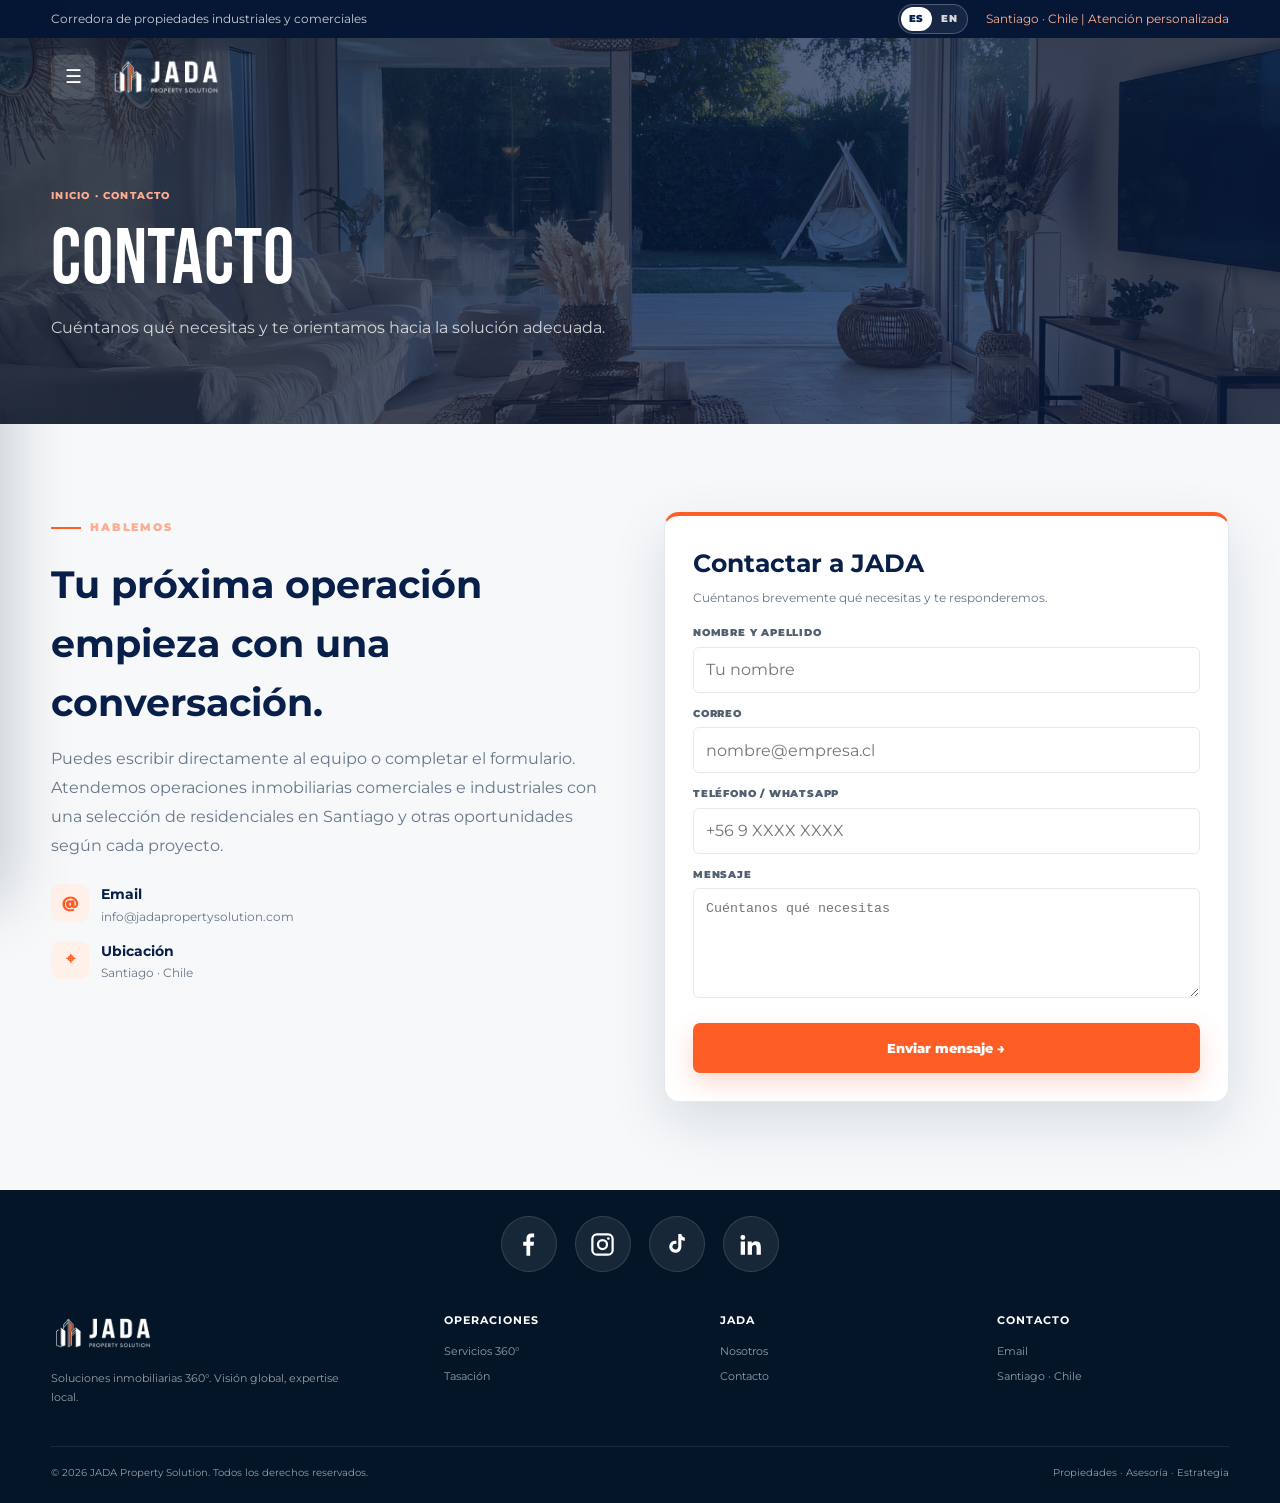
<file: contacto.html>
<!DOCTYPE html>

<html lang="es"><head><meta charset="utf-8"/><meta content="width=device-width,initial-scale=1" name="viewport"/><meta content="#081F4A" name="theme-color"/><title data-i18n-en="Contact | JADA Property Solution" data-i18n-es="Contacto | JADA Property Solution">Contacto | JADA Property Solution</title><meta content="Contacta a JADA Property Solution." name="description"/><style>

    @import url('https://fonts.googleapis.com/css2?family=Bebas+Neue&family=Montserrat:wght@300;400;500;600;700;800&display=swap');
    :root{
      --navy:#081F4A;
      --navy-2:#061735;
      --navy-3:#0f376a;
      --orange:#FE5D26;
      --orange-2:#ff7448;
      --orange-soft:#fff0ea;
      --ink:#12243a;
      --muted:#687789;
      --line:#e5eaf0;
      --soft:#f6f8fa;
      --white:#fff;
      --verdigris:#0B9A90;
      --shadow:0 20px 55px rgba(7,29,55,.12);
      --radius:18px;
      --max:1180px;
    }

    *{box-sizing:border-box;margin:0;padding:0}
    html{scroll-behavior:smooth}
    body{
      font-family:"Montserrat","Futura",Arial,sans-serif;
      color:var(--ink);
      background:var(--white);
      line-height:1.55;
      overflow-x:hidden;
    }
    a{text-decoration:none;color:inherit}
    button,input,select{font:inherit}
    img{max-width:100%;display:block}

    .container{width:min(var(--max),92%);margin:auto}

    /* TOP BAR */
    .topbar{
      background:var(--navy-2);
      color:rgba(255,255,255,.78);
      font-size:12px;
    }
    .topbar-inner{
      min-height:38px;
      display:flex;
      justify-content:space-between;
      align-items:center;
      gap:20px;
    }
    .topbar span{display:flex;align-items:center;gap:7px}
    .topbar .accent{color:#ffad91}

    /* NAV */
    .nav-wrap{
      position:absolute;
      top:38px;
      left:0;
      width:100%;
      z-index:20;
    }
    .nav{
      height:78px;
      display:flex;
      align-items:center;
      justify-content:space-between;
      color:white;
      gap:18px;
    }
    .logo{
      display:flex;
      align-items:center;
      gap:10px;
      font-weight:900;
      letter-spacing:1.2px;
      line-height:1;
    }
    .logo-mark{
      position:relative;
      width:38px;height:38px;
      display:grid;place-items:center;
    }
    .logo-mark:before,.logo-mark:after{
      content:"";
      position:absolute;
      width:7px;height:34px;
      border-radius:2px;
      transform:skewY(-28deg);
    }
    .logo-mark:before{background:var(--orange);left:5px;top:2px}
    .logo-mark:after{background:#fff;left:15px;top:2px}
    .logo-j{
      position:absolute;
      width:10px;height:28px;
      border-left:4px solid #fff;
      border-bottom:4px solid #fff;
      border-radius:0 0 0 7px;
      left:24px;top:4px;
      transform:skewY(-28deg);
    }
    .logo-text strong{font-size:20px}
    .logo-text small{
      display:block;
      margin-top:4px;
      font-size:7px;
      letter-spacing:2px;
      font-weight:700;
      opacity:.75;
    }
    .menu{
      display:none;
    }
    .menu a{opacity:.9;transition:.2s}
    .menu a:hover{color:#ffad91;opacity:1}
    .nav-cta{
      padding:12px 18px;
      border:1px solid rgba(255,255,255,.4);
      border-radius:7px;
      background:rgba(255,255,255,.08);
    }
    .nav-cta:hover{background:var(--orange);border-color:var(--orange);color:white!important}
    .hamburger{
      display:block;
      width:45px;height:45px;border:0;border-radius:8px;
      background:rgba(255,255,255,.1);color:white;cursor:pointer;
      font-size:19px;
    }

    /* HERO */
    .hero{
      min-height:760px;
      position:relative;
      display:flex;
      align-items:center;
      color:white;
      background:
        linear-gradient(90deg,rgba(5,22,42,.77) 0%,rgba(8,39,70,.71) 48%,rgba(9,45,76,.42) 100%),
        url("https://images.unsplash.com/photo-1486406146926-c627a92ad1ab?auto=format&fit=crop&w=2200&q=85") center/cover;
    }
    .hero:after{
      content:"";
      position:absolute;
      width:460px;height:460px;
      border-radius:50%;
      border:1px solid rgba(255,255,255,.08);
      right:-160px;bottom:-210px;
    }
    .hero-inner{
      position:relative;
      z-index:2;
      padding:155px 0 90px;
      display:grid;
      grid-template-columns:minmax(0,1fr) 390px;
      gap:70px;
      align-items:center;
    }
    .eyebrow{
      display:inline-flex;
      align-items:center;
      gap:9px;
      color:#ffad91;
      font-size:11px;
      font-weight:900;
      letter-spacing:1.8px;
      text-transform:uppercase;
      margin-bottom:20px;
    }
    .eyebrow:before{
      content:"";
      width:30px;height:2px;background:var(--orange);
    }
    .hero h1{
      max-width:750px;
      font-size:clamp(42px,5.3vw,70px);
      line-height:1.02;
      letter-spacing:-2.4px;
      margin-bottom:24px;
    }
    .hero h1 em{font-style:normal;color:#ff9977}
    .hero-lead{
      max-width:650px;
      color:rgba(255,255,255,.78);
      font-size:17px;
      line-height:1.75;
      margin-bottom:31px;
    }
    .hero-actions{display:flex;flex-wrap:wrap;gap:12px;margin-bottom:30px}
    .btn{
      min-height:50px;
      display:inline-flex;
      align-items:center;
      justify-content:center;
      gap:9px;
      padding:0 21px;
      border:0;border-radius:7px;
      font-weight:850;font-size:13px;
      cursor:pointer;
      transition:transform .2s,box-shadow .2s,background .2s;
    }
    .btn:hover{transform:translateY(-2px)}
    .btn-primary{background:var(--orange);color:white;box-shadow:0 10px 25px rgba(243,107,63,.25)}
    .btn-primary:hover{background:#e95e34}
    .btn-ghost{border:1px solid rgba(255,255,255,.28);background:rgba(255,255,255,.06);color:white}
    .btn-ghost:hover{background:rgba(255,255,255,.13)}
    .hero-pills{display:flex;gap:9px;flex-wrap:wrap}
    .hero-pills span{
      padding:8px 11px;
      border:1px solid rgba(255,255,255,.15);
      background:rgba(255,255,255,.055);
      border-radius:50px;
      color:rgba(255,255,255,.75);
      font-size:11px;
      font-weight:700;
    }

    /* SEARCH CARD */
    .search-card{
      background:white;
      color:var(--ink);
      padding:27px;
      border-radius:16px;
      box-shadow:0 30px 75px rgba(0,0,0,.25);
      border-top:4px solid var(--orange);
    }
    .search-card h2{font-size:22px;color:var(--navy);margin-bottom:5px}
    .search-card > p{font-size:12px;color:var(--muted);margin-bottom:20px}
    .field{margin-bottom:13px}
    .field label{
      display:block;font-size:10px;text-transform:uppercase;
      letter-spacing:.8px;font-weight:900;color:#526172;margin-bottom:6px;
    }
    .field input,.field select{
      width:100%;height:46px;
      border:1px solid var(--line);
      border-radius:6px;
      padding:0 12px;
      background:#fff;color:var(--ink);
      outline:none;
    }
    .field input:focus,.field select:focus{
      border-color:var(--orange);
      box-shadow:0 0 0 3px rgba(243,107,63,.1);
    }
    .search-card .btn{width:100%;margin-top:3px}
    .search-note{text-align:center;color:#8a96a2;font-size:10px;margin-top:11px}

    /* TRUST STRIP */
    .trust{
      background:white;
      border-bottom:1px solid var(--line);
      box-shadow:0 4px 20px rgba(7,29,55,.04);
    }
    .trust-inner{
      min-height:86px;
      display:grid;
      grid-template-columns:repeat(4,1fr);
      align-items:center;
    }
    .trust-item{
      min-height:45px;
      padding:0 24px;
      border-right:1px solid var(--line);
      display:flex;
      align-items:center;
      justify-content:center;
      gap:12px;
      color:var(--muted);
      font-size:11px;
      font-weight:800;
      text-transform:uppercase;
      letter-spacing:.5px;
    }
    .trust-item:last-child{border-right:0}
    .trust-icon{
      width:34px;height:34px;border-radius:8px;
      display:grid;place-items:center;
      background:var(--orange-soft);color:var(--orange);
      font-size:15px;
    }

    /* SECTION BASE */
    section{scroll-margin-top:25px}
    .section{padding:100px 0}
    .section-head{max-width:690px;margin:0 auto 55px;text-align:center}
    .section-head .eyebrow{color:var(--orange);justify-content:center}
    .section-head .eyebrow:before{background:var(--orange)}
    .section-head h2{
      color:var(--navy);
      font-size:clamp(32px,4vw,47px);
      line-height:1.1;
      letter-spacing:-1px;
      margin-bottom:14px;
    }
    .section-head p{color:var(--muted);font-size:15px}

    /* PROPERTY CARDS */
    .properties{background:var(--soft)}
    .property-grid{
      display:grid;
      grid-template-columns:repeat(3,1fr);
      gap:23px;
    }
    .property{
      background:white;
      border:1px solid #e9edf1;
      border-radius:14px;
      overflow:hidden;
      transition:transform .25s,box-shadow .25s;
    }
    .property:hover{transform:translateY(-6px);box-shadow:var(--shadow)}
    .property-photo{
      height:235px;
      position:relative;
      overflow:hidden;
      background:#dce3e9;
    }
    .property-photo img{width:100%;height:100%;object-fit:cover;transition:transform .45s}
    .property:hover .property-photo img{transform:scale(1.045)}
    .badge{
      position:absolute;left:14px;top:14px;
      padding:6px 9px;border-radius:5px;
      background:var(--orange);color:white;
      font-size:9px;font-weight:900;letter-spacing:.6px;
      text-transform:uppercase;
    }
    .property-type{
      position:absolute;right:14px;bottom:14px;
      padding:6px 9px;border-radius:5px;
      background:rgba(7,29,55,.84);color:white;
      font-size:9px;font-weight:800;text-transform:uppercase;
    }
    .property-body{padding:20px}
    .property h3{color:var(--navy);font-size:17px;line-height:1.3;margin-bottom:6px}
    .location{font-size:11px;color:var(--muted);margin-bottom:14px}
    .meta{
      display:flex;gap:14px;
      padding:13px 0;
      border-top:1px solid var(--line);
      border-bottom:1px solid var(--line);
      color:#556577;font-size:11px;font-weight:700;
    }
    .price{display:flex;justify-content:space-between;align-items:end;margin-top:15px}
    .price small{display:block;color:#8a96a2;font-size:9px;text-transform:uppercase;letter-spacing:.5px}
    .price strong{color:var(--navy);font-size:19px}
    .view{color:var(--orange);font-size:11px;font-weight:900}
    .property-more{text-align:center;margin-top:35px}

    /* WHY JADA */
    .why-grid{
      display:grid;
      grid-template-columns:1fr 1fr;
      gap:75px;
      align-items:center;
    }
    .why-image{
      position:relative;
      min-height:530px;
      border-radius:18px;
      overflow:hidden;
      background:
        linear-gradient(180deg,rgba(11,45,82,.08),rgba(11,45,82,.45)),
        url("https://images.unsplash.com/photo-1497366811353-6870744d04b2?auto=format&fit=crop&w=1200&q=85") center/cover;
    }
    .why-image-card{
      position:absolute;left:22px;bottom:22px;
      width:min(290px,calc(100% - 44px));
      padding:20px;
      border-radius:12px;
      background:white;
      box-shadow:var(--shadow);
    }
    .why-image-card strong{display:block;color:var(--navy);font-size:26px}
    .why-image-card span{color:var(--muted);font-size:11px}
    .why-copy .eyebrow{color:var(--orange)}
    .why-copy h2{font-size:clamp(32px,4vw,48px);color:var(--navy);line-height:1.1;letter-spacing:-1.2px;margin-bottom:18px}
    .why-copy > p{color:var(--muted);font-size:15px;line-height:1.75;margin-bottom:25px}
    .benefits{display:grid;gap:16px}
    .benefit{
      display:grid;
      grid-template-columns:44px 1fr;
      gap:13px;
      align-items:start;
    }
    .benefit-icon{
      width:44px;height:44px;border-radius:10px;
      background:var(--orange-soft);color:var(--orange);
      display:grid;place-items:center;font-weight:900;
    }
    .benefit h3{color:var(--navy);font-size:15px;margin-bottom:2px}
    .benefit p{color:var(--muted);font-size:12px;line-height:1.6}

    /* SERVICES */
    .services{background:var(--navy)}
    .services .section-head h2{color:white}
    .services .section-head p{color:rgba(255,255,255,.65)}
    .services .eyebrow{color:#ffad91}
    .service-grid{display:grid;grid-template-columns:repeat(3,1fr);gap:20px}
    .service{
      padding:31px 28px;
      border:1px solid rgba(255,255,255,.11);
      background:rgba(255,255,255,.045);
      border-radius:14px;
      transition:.25s;
    }
    .service:hover{background:rgba(255,255,255,.08);transform:translateY(-4px)}
    .service-number{color:var(--orange);font-weight:900;font-size:11px;letter-spacing:1px}
    .service-icon{
      width:50px;height:50px;margin:22px 0 19px;
      border:1px solid rgba(243,107,63,.35);
      border-radius:11px;display:grid;place-items:center;
      color:#ff9675;font-size:20px;
    }
    .service h3{color:white;font-size:18px;margin-bottom:9px}
    .service p{color:rgba(255,255,255,.62);font-size:13px;line-height:1.7}

    /* TEAM */
    .team{background:white}
    .team-grid{display:grid;grid-template-columns:repeat(3,1fr);gap:24px}
    .person{
      border:1px solid var(--line);
      border-radius:15px;
      overflow:hidden;
      background:white;
    }
    .person-photo{
      height:300px;
      background:#e8edf1;
      overflow:hidden;
    }
    .person-photo img{width:100%;height:100%;object-fit:cover}
    .person-info{padding:19px}
    .person-info h3{font-size:16px;color:var(--navy)}
    .person-info p{font-size:11px;color:var(--orange);font-weight:800;margin:3px 0 11px}
    .person-info a{font-size:11px;color:var(--muted)}

    /* LEAD MAGNET */
    .guide{
      background:var(--orange);
      color:white;
      position:relative;
      overflow:hidden;
    }
    .guide:before{
      content:"";
      position:absolute;width:500px;height:500px;border:1px solid rgba(255,255,255,.15);
      border-radius:50%;right:-200px;top:-230px;
    }
    .guide-inner{
      position:relative;
      display:grid;grid-template-columns:1fr 390px;gap:70px;align-items:center;
    }
    .guide .eyebrow{color:white}
    .guide .eyebrow:before{background:white}
    .guide h2{font-size:clamp(30px,4vw,47px);line-height:1.1;letter-spacing:-1px;margin-bottom:15px}
    .guide p{color:rgba(255,255,255,.84);font-size:15px;max-width:620px}
    .guide-card{
      padding:26px;background:white;border-radius:14px;box-shadow:0 20px 50px rgba(0,0,0,.13)
    }
    .guide-card h3{color:var(--navy);font-size:18px;margin-bottom:5px}
    .guide-card p{color:var(--muted);font-size:11px;margin-bottom:15px}
    .guide-card input{width:100%;height:48px;border:1px solid var(--line);border-radius:6px;padding:0 12px;margin-bottom:10px}
    .guide-card .btn{width:100%;background:var(--navy)}

    /* CTA */
    .closing{
      padding:105px 20px;
      text-align:center;
      background:
        linear-gradient(rgba(7,29,55,.94),rgba(7,29,55,.94)),
        url("https://images.unsplash.com/photo-1497366754035-f200968a6e72?auto=format&fit=crop&w=1800&q=80") center/cover;
      color:white;
    }
    .closing .eyebrow{justify-content:center}
    .closing h2{max-width:760px;margin:0 auto 17px;font-size:clamp(35px,5vw,55px);line-height:1.07;letter-spacing:-1.5px}
    .closing p{max-width:580px;margin:0 auto 27px;color:rgba(255,255,255,.7);font-size:14px}

    /* FOOTER */
    footer{background:#041528;color:rgba(255,255,255,.58);padding:32px 0 22px}
    .footer-grid{
      display:grid;grid-template-columns:1.5fr 1fr 1fr 1fr;
      gap:45px;padding-bottom:40px;border-bottom:1px solid rgba(255,255,255,.09)
    }
    .footer-brand p{max-width:300px;margin-top:15px;font-size:11px;line-height:1.7}
    footer h4{color:white;font-size:11px;text-transform:uppercase;letter-spacing:1px;margin-bottom:14px}
    footer ul{list-style:none;display:grid;gap:8px;font-size:11px}
    footer a:hover{color:#ffad91}
    .copyright{padding-top:18px;display:flex;justify-content:space-between;gap:20px;font-size:10px}

    /* SIDE MENU */
    .mobile-menu{
      display:block;
      position:fixed;
      inset:0 auto 0 0;
      width:min(360px,88vw);
      background:#fff;
      z-index:60;
      padding:28px 24px 34px;
      transform:translateX(-105%);
      transition:transform .28s ease;
      box-shadow:24px 0 60px rgba(4,21,40,.22);
      overflow-y:auto;
    }
    .mobile-menu.open{
      transform:translateX(0);
    }
    .menu-overlay{
      position:fixed;
      inset:0;
      background:rgba(4,21,40,.48);
      backdrop-filter:blur(2px);
      z-index:55;
      opacity:0;
      pointer-events:none;
      transition:opacity .28s ease;
    }
    .menu-overlay.open{
      opacity:1;
      pointer-events:auto;
    }
    .drawer-brand{
      display:flex;
      align-items:center;
      justify-content:space-between;
      gap:14px;
      padding-bottom:22px;
      margin-bottom:14px;
      border-bottom:1px solid var(--line);
    }
    .drawer-brand img{
      height:56px;
      width:auto;
      object-fit:contain;
    }
    .close-menu{
      position:static;
      width:40px;height:40px;
      border:1px solid var(--line);
      border-radius:8px;
      background:#fff;
      color:var(--navy);
      font-size:22px;
      cursor:pointer;
      flex:0 0 40px;
    }
    .mobile-menu nav{
      display:grid;
      gap:5px;
    }
    .mobile-menu a{
      display:block;
      color:var(--navy);
      padding:14px 15px;
      border-radius:7px;
      border-bottom:0;
      font-size:16px;
      font-weight:800;
      text-transform:uppercase;
      letter-spacing:.35px;
      transition:background .2s,color .2s,transform .2s;
    }
    .mobile-menu a:hover,
    .mobile-menu a.active{
      background:#1f1f1f;
      color:#fff;
      transform:translateX(2px);
    }
    .drawer-divider{
      height:1px;
      background:var(--line);
      margin:14px 0;
    }
    .drawer-caption{
      color:var(--muted);
      font-size:10px;
      line-height:1.6;
      padding:0 15px;
    }
    body.menu-open{
      overflow:hidden;
    }

    /* RESPONSIVE */
    @media(max-width:950px){
      .nav-cta{display:none}
      .hero-inner{grid-template-columns:1fr;gap:38px}
      .search-card{max-width:620px}
      .property-grid,.service-grid{grid-template-columns:1fr 1fr}
      .why-grid,.guide-inner{grid-template-columns:1fr;gap:40px}
      .why-image{min-height:430px}
      .team-grid{grid-template-columns:1fr 1fr}
      .footer-grid{grid-template-columns:1fr 1fr}
    }

    @media(max-width:720px){
      .topbar{display:none}
      .nav-wrap{top:0}
      .nav{height:70px}
      .hamburger{display:block}
      .hero{min-height:auto}
      .hero-inner{padding:125px 0 55px}
      .hero h1{font-size:42px;letter-spacing:-1.6px}
      .hero-lead{font-size:15px}
      .hero-actions .btn{width:100%}
      .hero-pills span:nth-child(n+4){display:none}
      .trust-inner{grid-template-columns:1fr 1fr;padding:10px 0}
      .trust-item{border-right:0;justify-content:flex-start;padding:8px 10px}
      .section{padding:72px 0}
      .property-grid,.service-grid,.team-grid{grid-template-columns:1fr}
      .property-photo{height:240px}
      .why-image{min-height:360px}
      .guide{padding:72px 0}
      .footer-grid{grid-template-columns:1fr;gap:30px}
      .copyright{flex-direction:column}
    }

    @media(max-width:430px){
      .hero h1{font-size:35px}
      .search-card{padding:21px}
      .section-head{margin-bottom:38px}
    }

    /* REVEAL */
    .reveal{opacity:0;transform:translateY(22px);transition:opacity .7s ease,transform .7s ease}
    .reveal.visible{opacity:1;transform:none}
  
    /* =========================
       MOBILE REFINEMENTS
       ========================= */
    @media (max-width: 720px){

      body{
        font-size:15px;
        letter-spacing:.12px;
      }

      .container{
        width:min(100% - 32px, var(--max));
      }

      .nav{
        height:68px;
      }

      .official-logo{
        height:42px;
        max-width:150px;
      }

      .hamburger{
        width:42px;
        height:42px;
        flex:0 0 42px;
      }

      .hero-inner{
        padding:108px 0 48px;
        gap:30px;
      }

      .hero-copy{
        max-width:100%;
      }

      .hero .eyebrow{
        display:flex;
        align-items:flex-start;
        gap:9px;
        max-width:100%;
        font-size:9.5px;
        line-height:1.55;
        letter-spacing:1.6px;
        margin-bottom:17px;
      }

      .hero .eyebrow:before{
        width:20px;
        flex:0 0 20px;
        margin-top:6px;
      }

      .hero h1{
        max-width:100%;
        font-size:clamp(36px, 11.3vw, 46px);
        line-height:1.03;
        letter-spacing:1px; /* looser kerning only on mobile */
        margin-bottom:19px;
        text-wrap:balance;
      }

      .hero h1 em{
        display:inline;
      }

      .hero-lead{
        max-width:100%;
        font-size:14px;
        line-height:1.72;
        letter-spacing:.16px;
        margin-bottom:24px;
      }

      .hero-actions{
        display:grid;
        grid-template-columns:1fr;
        gap:10px;
        margin-bottom:20px;
      }

      .hero-actions .btn{
        width:100%;
        min-height:48px;
        padding:0 18px;
        font-size:12px;
        letter-spacing:.18px;
      }

      .hero-pills{
        display:grid;
        grid-template-columns:repeat(3, max-content);
        gap:7px;
        overflow-x:auto;
        padding-bottom:4px;
        scrollbar-width:none;
      }

      .hero-pills::-webkit-scrollbar{
        display:none;
      }

      .hero-pills span{
        white-space:nowrap;
        font-size:9px;
        padding:7px 10px;
        letter-spacing:.25px;
      }

      .search-card{
        width:100%;
        max-width:none;
        padding:22px 18px 18px;
        border-radius:15px;
        margin:0;
      }

      .search-card h2{
        font-size:22px;
        line-height:1.2;
        letter-spacing:.2px;
        margin-bottom:6px;
      }

      .search-card > p{
        font-size:11px;
        line-height:1.55;
        margin-bottom:18px;
        letter-spacing:.12px;
      }

      .field{
        margin-bottom:12px;
      }

      .field label{
        font-size:9px;
        letter-spacing:.75px;
        margin-bottom:5px;
      }

      .field input,
      .field select{
        height:46px;
        font-size:13px;
        padding:0 11px;
      }

      .search-card .btn{
        min-height:48px;
        font-size:11.5px;
        letter-spacing:.2px;
      }

      .trust-inner{
        grid-template-columns:1fr 1fr;
        gap:0;
        padding:8px 0;
      }

      .trust-item{
        min-height:54px;
        padding:8px 8px;
        gap:8px;
        font-size:9px;
        line-height:1.35;
        letter-spacing:.35px;
      }

      .trust-icon{
        width:30px;
        height:30px;
        flex:0 0 30px;
      }

      .section{
        padding:64px 0;
      }

      .section-head{
        width:100%;
        margin-bottom:34px;
      }

      .section-head .eyebrow{
        font-size:9px;
        letter-spacing:1.4px;
      }

      .section-head h2,
      .why-copy h2,
      .guide h2,
      .closing h2{
        font-size:clamp(34px, 10vw, 43px);
        line-height:1.05;
        letter-spacing:.9px; /* mobile-only looser spacing */
      }

      .section-head p,
      .why-copy > p,
      .guide p,
      .closing p{
        font-size:13px;
        line-height:1.7;
        letter-spacing:.12px;
      }

      .property-grid,
      .service-grid,
      .team-grid{
        gap:16px;
      }

      .property-photo{
        height:215px;
      }

      .property-body{
        padding:17px;
      }

      .why-grid{
        gap:30px;
      }

      .why-image{
        min-height:320px;
        border-radius:14px;
      }

      .benefit{
        grid-template-columns:40px 1fr;
        gap:11px;
      }

      .benefit-icon{
        width:40px;
        height:40px;
      }

      .service{
        padding:25px 22px;
      }

      .value-card{
        padding:24px 21px 22px;
      }

      .mv-card{
        min-height:auto;
        padding:25px 21px;
      }

      .mv-card h3{
        font-size:31px;
        line-height:1.08;
        letter-spacing:.7px;
      }

      .guide-inner{
        gap:28px;
      }

      .guide-card{
        padding:21px 18px;
      }

      .closing{
        padding:74px 18px;
      }
    }

    @media (max-width: 430px){

      .container{
        width:calc(100% - 24px);
      }

      .hero-inner{
        padding-top:98px;
      }

      .official-logo{
        height:39px;
        max-width:138px;
      }

      .hero h1{
        font-size:35px;
        line-height:1.045;
        letter-spacing:1.15px;
      }

      .hero .eyebrow{
        font-size:9px;
        letter-spacing:1.35px;
      }

      .hero-lead{
        font-size:13.5px;
      }

      .search-card{
        padding:20px 16px 17px;
      }

      .hero-pills{
        grid-template-columns:repeat(3,max-content);
      }
    }

  
    /* =========================
       NAV FIX: LEFT MENU + LOGO SIZE
       ========================= */
    .nav{
      justify-content:flex-start !important;
      gap:14px !important;
    }

    .hamburger{
      order:1;
      flex:0 0 44px;
      width:44px;
      height:44px;
      margin:0;
    }

    .nav > .logo{
      order:2;
      margin:0;
      flex:0 0 auto;
      width:auto !important;
      height:auto !important;
      overflow:visible;
    }

    /* Force the header logo to a sensible fixed size.
       This prevents the source PNG dimensions from blowing up the layout. */
    .nav > .logo .official-logo{
      display:block !important;
      width:auto !important;
      height:46px !important;
      max-width:165px !important;
      max-height:46px !important;
      object-fit:contain !important;
      flex:none !important;
    }

    /* The drawer is always attached to the LEFT edge */
    .mobile-menu{
      left:0 !important;
      right:auto !important;
      transform:translateX(-105%) !important;
      transform-origin:left center;
    }

    .mobile-menu.open{
      transform:translateX(0) !important;
    }

    @media (max-width:720px){
      .nav{
        height:66px;
        gap:11px !important;
      }

      .hamburger{
        width:42px;
        height:42px;
        flex-basis:42px;
      }

      .nav > .logo .official-logo{
        height:38px !important;
        max-height:38px !important;
        max-width:138px !important;
      }
    }

    @media (max-width:430px){
      .nav > .logo .official-logo{
        height:35px !important;
        max-height:35px !important;
        max-width:128px !important;
      }
    }

  
    .drawer-brand img{
      width:auto !important;
      height:52px !important;
      max-width:180px !important;
      max-height:52px !important;
      object-fit:contain !important;
    }

  
    /* =========================
       OFFICIAL TEAM
       ========================= */
    .team-official{
      background:#fff;
    }

    .team-official .section-head{
      margin-bottom:54px;
    }

    .team-title-rule{
      width:62px;
      height:3px;
      margin:18px auto 18px;
      display:flex;
      overflow:hidden;
      border-radius:999px;
    }

    .team-title-rule span:first-child{
      flex:1;
      background:var(--navy);
    }

    .team-title-rule span:last-child{
      flex:1;
      background:var(--verdigris);
    }

    .team-official-grid{
      display:grid;
      grid-template-columns:repeat(3,minmax(0,1fr));
      gap:34px;
      align-items:start;
    }

    .team-member{
      text-align:center;
    }

    .team-member-photo{
      width:100%;
      aspect-ratio:1 / 1;
      overflow:hidden;
      border-radius:12px;
      border:1px solid var(--line);
      background:#f7f8fa;
      box-shadow:0 12px 35px rgba(8,31,74,.06);
      padding:7px;
    }

    .team-member-photo img{
      width:100%;
      height:100%;
      display:block;
      object-fit:cover;
      object-position:center 18%;
      border-radius:8px;
      background:#fff;
    }

    .team-member-info{
      padding:18px 8px 0;
    }

    .team-member-role{
      display:inline-block;
      color:var(--orange);
      font-size:10px;
      font-weight:900;
      letter-spacing:1.1px;
      text-transform:uppercase;
      margin-bottom:7px;
    }

    .team-member-info h3{
      color:var(--navy);
      font-size:18px;
      line-height:1.35;
      margin-bottom:9px;
    }

    .team-member-info a{
      display:block;
      width:max-content;
      max-width:100%;
      margin:4px auto 0;
      color:var(--navy);
      font-size:13px;
      line-height:1.55;
      transition:color .2s;
      overflow-wrap:anywhere;
    }

    .team-member-info a:hover{
      color:var(--orange);
    }

    @media(max-width:900px){
      .team-official-grid{
        grid-template-columns:repeat(2,minmax(0,1fr));
      }
    }

    @media(max-width:620px){
      .team-official-grid{
        grid-template-columns:1fr;
        gap:30px;
      }

      .team-member{
        max-width:420px;
        margin:auto;
      }

      .team-member-photo{
        aspect-ratio:4 / 5;
      }

      .team-member-photo img{
        object-position:center 15%;
      }

      .team-member-info h3{
        font-size:17px;
      }

      .team-member-info a{
        font-size:12.5px;
      }
    }

  
    /* =========================
       SOCIAL LINKS
       ========================= */
    .social-strip{
      background:#041528;
      padding:26px 20px 8px;
    }

    .social-strip-inner{
      width:min(var(--max),92%);
      margin:auto;
      display:flex;
      justify-content:center;
      align-items:center;
      gap:18px;
      flex-wrap:wrap;
    }

    .social-btn{
      width:56px;
      height:56px;
      display:grid;
      place-items:center;
      border-radius:50%;
      background:rgba(255,255,255,.08);
      border:1px solid rgba(255,255,255,.12);
      color:#fff;
      transition:transform .2s ease, background .2s ease, border-color .2s ease;
    }

    .social-btn:hover{
      transform:translateY(-3px);
      background:var(--orange);
      border-color:var(--orange);
    }

    .social-btn svg{
      width:27px;
      height:27px;
      fill:currentColor;
    }

    .social-btn[aria-label="TikTok"] svg{
      width:25px;
      height:25px;
    }

    @media(max-width:620px){
      .social-strip{
        padding:27px 16px;
      }

      .social-btn{
        width:56px;
        height:56px;
      }

      .social-btn svg{
        width:24px;
        height:24px;
      }
    }

  

/* MULTIPAGE ADDITIONS */
.subhero{position:relative;padding:150px 0 82px;color:#fff;background:linear-gradient(90deg,rgba(6,23,53,.77),rgba(8,31,74,.66)),var(--subhero-bg, url("https://images.unsplash.com/photo-1486406146926-c627a92ad1ab?auto=format&fit=crop&w=2000&q=84")) center/cover;}
.subhero .container{position:relative;z-index:2}.subhero h1{font-family:"Bebas Neue","Arial Narrow",sans-serif;font-size:clamp(48px,7vw,78px);font-weight:400;line-height:.98;letter-spacing:.7px;max-width:850px;margin:0 0 16px}.subhero p{max-width:720px;color:rgba(255,255,255,.78);font-size:16px;line-height:1.75}.breadcrumb{font-size:10px;font-weight:800;letter-spacing:1.2px;text-transform:uppercase;color:#ffad91;margin-bottom:18px}.page-section{padding:88px 0}.page-section.alt{background:var(--soft)}
.two-col{display:grid;grid-template-columns:1fr 1fr;gap:48px;align-items:start}.info-card{padding:28px;border:1px solid var(--line);border-radius:15px;background:#fff}.info-card h3{font-size:20px;color:var(--navy);margin-bottom:8px}.info-card p{font-size:13px;color:var(--muted);line-height:1.7}.feature-list{display:grid;gap:14px;margin-top:24px}.feature-row{display:grid;grid-template-columns:38px 1fr;gap:12px;align-items:start}.feature-row i{width:38px;height:38px;border-radius:9px;background:var(--orange-soft);display:grid;place-items:center;color:var(--orange);font-style:normal;font-weight:900}.feature-row h4{color:var(--navy);font-size:14px;margin-bottom:2px}.feature-row p{color:var(--muted);font-size:12px;line-height:1.55}
.contact-card{background:#fff;border:1px solid var(--line);border-top:4px solid var(--orange);border-radius:15px;padding:28px;box-shadow:var(--shadow)}.contact-card h2{color:var(--navy);font-size:25px;margin-bottom:6px}.contact-card>p{font-size:12px;color:var(--muted);margin-bottom:18px}.contact-card textarea{width:100%;min-height:110px;border:1px solid var(--line);border-radius:6px;padding:12px;resize:vertical}.contact-card .btn{width:100%;margin-top:4px}.page-menu-link.active{background:#1f1f1f!important;color:#fff!important}
.simple-cards{display:grid;grid-template-columns:repeat(3,1fr);gap:20px}.simple-card{background:#fff;border:1px solid var(--line);border-radius:14px;padding:25px}.simple-card .num{font-size:10px;color:var(--orange);font-weight:900;letter-spacing:1px;margin-bottom:13px}.simple-card h3{font-size:17px;color:var(--navy);margin-bottom:7px}.simple-card p{font-size:12px;color:var(--muted);line-height:1.65}
.empty-state{padding:42px;border:1px dashed #cfd7df;border-radius:16px;text-align:center;background:#fff}.empty-state h3{color:var(--navy);font-size:22px;margin-bottom:8px}.empty-state p{color:var(--muted);font-size:13px;max-width:620px;margin:0 auto 18px}
@media(max-width:900px){.two-col,.simple-cards{grid-template-columns:1fr}.subhero{padding:120px 0 68px}}@media(max-width:620px){.subhero{padding:105px 0 56px}.subhero h1{font-size:44px;letter-spacing:1.1px}.page-section{padding:62px 0}.contact-card{padding:21px}.simple-card{padding:21px}}


/* =========================
   TEAM PHOTO SIZE
   Desktop: 70% of previous size
   Mobile: 50% of previous size
   ========================= */
.team-member-photo,
.person-photo{
  width:70% !important;
  margin-left:auto !important;
  margin-right:auto !important;
}

@media(max-width:620px){
  .team-member-photo,
  .person-photo{
    width:50% !important;
  }
}


/* =========================
   SMALLER FOOTER LOGO
   ========================= */
footer .official-logo,
.footer-brand .official-logo{
  height:42px !important;
  max-height:42px !important;
  width:auto !important;
  max-width:150px !important;
}

@media(max-width:620px){
  footer .official-logo,
  .footer-brand .official-logo{
    height:36px !important;
    max-height:36px !important;
    max-width:130px !important;
  }
}


/* Selector de idioma */
.footer-language{
  display:flex;
  align-items:center;
  justify-content:center;
  gap:10px;
  margin-top:18px;
  color:rgba(255,255,255,.8);
}
.footer-language-label{
  font-size:10px;
  font-weight:800;
  letter-spacing:.7px;
  text-transform:uppercase;
}
.footer-language-switch{
  display:inline-flex;
  padding:3px;
  border:1px solid rgba(255,255,255,.18);
  border-radius:999px;
  background:rgba(255,255,255,.07);
}
.lang-btn{
  min-width:38px;
  height:28px;
  padding:0 10px;
  border:0;
  border-radius:999px;
  background:transparent;
  color:rgba(255,255,255,.72);
  font-size:10px;
  font-weight:900;
  letter-spacing:.5px;
  cursor:pointer;
  transition:.2s ease;
}
.lang-btn.active{
  background:#fff;
  color:#081F4A;
}
.lang-btn:hover{color:#fff}
.lang-btn.active:hover{color:#081F4A}

/* Selector de idioma en el header */
.header-language{
  margin-left:auto;
  margin-right:14px;
  display:flex;
  align-items:center;
}
.header-language-switch{
  display:inline-flex;
  align-items:center;
  gap:3px;
  padding:3px;
  border:1px solid rgba(255,255,255,.28);
  border-radius:999px;
  background:rgba(255,255,255,.08);
}
.header-language .lang-btn{
  min-width:34px;
  height:30px;
  padding:0 9px;
  border:0;
  border-radius:999px;
  background:transparent;
  color:#fff;
  font-size:11px;
  font-weight:800;
  letter-spacing:.4px;
  cursor:pointer;
}
.header-language .lang-btn.active{
  background:#fff;
  color:#081F4A;
}
.header-language .lang-btn:hover:not(.active){
  background:rgba(255,255,255,.13);
}
@media(max-width:620px){
  .header-language{margin-left:auto;margin-right:8px}
  .header-language-switch{padding:2px;gap:2px}
  .header-language .lang-btn{min-width:30px;height:28px;padding:0 7px;font-size:10px}
}


/* Selector ES/EN dentro de la barra superior del header */
.topbar-actions{
  display:flex;
  align-items:center;
  justify-content:flex-end;
  gap:18px;
  margin-left:auto;
}
.topbar .header-language{
  margin:0 !important;
  display:flex;
  align-items:center;
}
.topbar .header-language-switch{
  display:inline-flex;
  align-items:center;
  gap:2px;
  padding:2px;
  border:1px solid rgba(255,255,255,.24);
  border-radius:999px;
  background:rgba(255,255,255,.07);
}
.topbar .header-language .lang-btn{
  min-width:31px;
  height:24px;
  padding:0 7px;
  border:0;
  border-radius:999px;
  background:transparent;
  color:rgba(255,255,255,.82);
  font-size:10px;
  font-weight:900;
  letter-spacing:.35px;
}
.topbar .header-language .lang-btn.active{
  background:#fff;
  color:#081F4A;
}
.topbar .header-language .lang-btn:hover:not(.active){
  background:rgba(255,255,255,.12);
}

/* En móvil mantenemos la barra superior para que el idioma siga accesible */
@media(max-width:720px){
  .topbar{
    display:block !important;
  }
  .topbar-inner{
    min-height:36px !important;
    justify-content:flex-end !important;
  }
  .topbar-inner > span:not(.accent){
    display:none !important;
  }
  .topbar-actions{
    width:100%;
    justify-content:space-between;
    gap:10px;
  }
  .topbar .accent{
    font-size:9px;
    white-space:nowrap;
  }
  .nav-wrap{
    top:36px !important;
  }
}
@media(max-width:430px){
  .topbar .accent{
    display:none !important;
  }
  .topbar-actions{
    justify-content:flex-end;
  }
}



/* =====================================================
   HEADER MÓVIL VISIBLE
   ===================================================== */
@media(max-width:720px){
  /* Mostrar siempre la barra superior y la barra principal */
  .topbar{
    display:block !important;
    visibility:visible !important;
    opacity:1 !important;
    position:relative !important;
    z-index:1002 !important;
  }

  .nav-wrap{
    display:block !important;
    visibility:visible !important;
    opacity:1 !important;
    position:relative !important;
    top:auto !important;
    z-index:1001 !important;
  }

  header,
  .site-header{
    display:block !important;
    visibility:visible !important;
    opacity:1 !important;
  }

  .topbar-inner{
    min-height:36px !important;
    padding-top:0 !important;
    padding-bottom:0 !important;
  }

  .nav{
    min-height:68px !important;
    display:flex !important;
    align-items:center !important;
    justify-content:space-between !important;
  }

  .logo,
  .brand,
  .menu-toggle,
  .hamburger,
  .nav-toggle{
    display:flex !important;
    visibility:visible !important;
    opacity:1 !important;
  }

  /* Evitar que reglas anteriores oculten todo el header en móvil */
  body{
    padding-top:0 !important;
  }
}

/* Teléfonos muy estrechos */
@media(max-width:430px){
  .topbar-inner{
    min-height:34px !important;
  }

  .nav{
    min-height:64px !important;
  }

  .topbar .header-language{
    display:flex !important;
  }
}



/* =====================================================
   CORRECCIÓN DEFINITIVA HEADER EN CELULAR
   La navegación vuelve a superponerse sobre el hero.
   Evita la franja blanca entre el header y el contenido.
   ===================================================== */
@media(max-width:720px){
  .topbar{
    display:block !important;
    position:relative !important;
    z-index:1003 !important;
    background:#061735 !important;
  }

  .topbar-inner{
    min-height:36px !important;
    height:36px !important;
    padding:0 !important;
  }

  .topbar-inner > span:not(.accent){
    display:none !important;
  }

  .topbar-actions{
    width:100% !important;
    justify-content:flex-end !important;
    gap:10px !important;
  }

  .topbar .accent{
    display:none !important;
  }

  /* IMPORTANTE: no ocupar espacio blanco.
     La barra principal queda encima del hero, como en escritorio. */
  .nav-wrap{
    display:block !important;
    position:absolute !important;
    top:36px !important;
    left:0 !important;
    width:100% !important;
    height:68px !important;
    z-index:1002 !important;
    background:linear-gradient(180deg,rgba(6,23,53,.72),rgba(6,23,53,.12)) !important;
    visibility:visible !important;
    opacity:1 !important;
  }

  .nav{
    height:68px !important;
    min-height:68px !important;
    width:min(100% - 28px,var(--max)) !important;
    margin:0 auto !important;
    padding:0 !important;
    display:flex !important;
    align-items:center !important;
    justify-content:space-between !important;
    gap:12px !important;
  }

  .hamburger{
    order:1 !important;
    display:flex !important;
    align-items:center !important;
    justify-content:center !important;
    width:42px !important;
    height:42px !important;
    flex:0 0 42px !important;
    margin:0 !important;
    color:#fff !important;
  }

  .nav > .logo{
    order:2 !important;
    margin-left:auto !important;
    margin-right:0 !important;
    display:flex !important;
    align-items:center !important;
  }

  .nav > .logo .official-logo{
    width:auto !important;
    height:38px !important;
    max-width:145px !important;
    max-height:38px !important;
    object-fit:contain !important;
  }

  /* El hero comienza justo debajo de la topbar,
     mientras la navegación se superpone visualmente. */
  .home-hero,
  .hero,
  .subhero{
    margin-top:0 !important;
  }

  .home-hero .hero-inner,
  .hero-inner{
    padding-top:112px !important;
  }
}

@media(max-width:430px){
  .nav-wrap{
    top:34px !important;
    height:64px !important;
  }

  .topbar-inner{
    min-height:34px !important;
    height:34px !important;
  }

  .nav{
    height:64px !important;
    min-height:64px !important;
    width:calc(100% - 24px) !important;
  }

  .nav > .logo .official-logo{
    height:34px !important;
    max-height:34px !important;
    max-width:130px !important;
  }

  .home-hero .hero-inner,
  .hero-inner{
    padding-top:104px !important;
  }
}



/* =====================================================
   AJUSTE MÓVIL: texto superior visible + logo centrado
   ===================================================== */
@media(max-width:720px){
  .topbar-inner{
    min-height:42px !important;
    height:auto !important;
    padding:5px 14px !important;
    display:flex !important;
    align-items:center !important;
    justify-content:space-between !important;
    gap:10px !important;
  }

  /* Volver a mostrar "Corredora de propiedades industriales y comerciales" */
  .topbar-inner > span:first-child{
    display:block !important;
    visibility:visible !important;
    opacity:1 !important;
    flex:1 1 auto !important;
    min-width:0 !important;
    color:rgba(255,255,255,.92) !important;
    font-size:10px !important;
    line-height:1.25 !important;
    white-space:normal !important;
  }

  .topbar-actions{
    width:auto !important;
    flex:0 0 auto !important;
    margin-left:auto !important;
    justify-content:flex-end !important;
  }

  .topbar .accent{
    display:none !important;
  }

  .topbar .header-language-switch{
    transform:none !important;
  }

  /* Como la topbar ahora mide 42px, la navegación empieza debajo */
  .nav-wrap{
    top:42px !important;
    height:70px !important;
  }

  .nav{
    position:relative !important;
    height:70px !important;
    min-height:70px !important;
    justify-content:flex-start !important;
  }

  .hamburger{
    position:relative !important;
    z-index:3 !important;
    margin-right:auto !important;
  }

  /* Centrar el logo de verdad, independientemente del botón menú */
  .nav > .logo{
    position:absolute !important;
    left:50% !important;
    top:50% !important;
    transform:translate(-50%,-50%) !important;
    margin:0 !important;
    z-index:2 !important;
  }

  .nav > .logo .official-logo{
    height:38px !important;
    max-height:38px !important;
    max-width:150px !important;
  }

  .home-hero .hero-inner,
  .hero-inner{
    padding-top:118px !important;
  }
}

@media(max-width:430px){
  .topbar-inner{
    min-height:40px !important;
    padding:5px 10px !important;
    gap:8px !important;
  }

  .topbar-inner > span:first-child{
    font-size:9px !important;
    line-height:1.2 !important;
    max-width:58vw !important;
  }

  .topbar .header-language .lang-btn{
    min-width:29px !important;
    height:23px !important;
    padding:0 6px !important;
    font-size:9px !important;
  }

  .nav-wrap{
    top:40px !important;
    height:66px !important;
  }

  .nav{
    height:66px !important;
    min-height:66px !important;
  }

  .nav > .logo .official-logo{
    height:34px !important;
    max-height:34px !important;
    max-width:132px !important;
  }

  .home-hero .hero-inner,
  .hero-inner{
    padding-top:110px !important;
  }
}

</style><style>
        /* Standalone-file safeguard */
        body{min-width:0}
        </style><link href="./favicon.ico?v=3" rel="icon" sizes="any"/><link href="./favicon.ico?v=3" rel="shortcut icon" type="image/x-icon"/><link href="./favicon-32x32.png?v=3" rel="icon" sizes="32x32" type="image/png"/><link href="./favicon-16x16.png?v=3" rel="icon" sizes="16x16" type="image/png"/><link href="./apple-touch-icon.png?v=3" rel="apple-touch-icon" sizes="180x180"/><link href="./site.webmanifest?v=3" rel="manifest"/></head><body><div class="topbar"><div class="container topbar-inner"><span data-i18n-en="Industrial and commercial real estate brokerage" data-i18n-es="Corredora de propiedades industriales y comerciales">Corredora de propiedades industriales y comerciales</span><div class="topbar-actions"><div class="header-language"><div aria-label="Selector de idioma" class="header-language-switch" role="group"><button aria-pressed="true" class="lang-btn active" data-i18n-en="ES" data-i18n-es="ES" data-lang="es" type="button">ES</button><button aria-pressed="false" class="lang-btn" data-i18n-en="EN" data-i18n-es="EN" data-lang="en" type="button">EN</button></div></div><span class="accent" data-i18n-en="Santiago · Chile | Personalized service" data-i18n-es="Santiago · Chile | Atención personalizada">Santiago · Chile   |   Atención personalizada</span></div></div></div>
<div class="nav-wrap"><nav class="container nav"><a aria-label="JADA Property Solution" class="logo" href="index.html"><img alt="JADA Property Solution" class="official-logo" src="[data-uri]"/></a><button aria-label="Abrir menú" class="hamburger" id="openMenu">☰</button></nav></div>
<div class="menu-overlay" id="menuOverlay"></div>
<aside aria-label="Menú principal" class="mobile-menu" id="mobileMenu">
<div class="drawer-brand"><img alt="JADA Property Solution" src="[data-uri]"/><button aria-label="Cerrar menú" class="close-menu" id="closeMenu">×</button></div>
<nav><a class="page-menu-link" data-i18n-en="Home" data-i18n-es="Inicio" href="index.html">Inicio</a>
<a class="page-menu-link" data-i18n-en="Properties" data-i18n-es="Propiedades" href="propiedades.html">Propiedades</a>
<a class="page-menu-link" data-i18n-en="360° Services" data-i18n-es="Servicios 360°" href="servicios.html">Servicios 360°</a><a class="page-menu-link" data-i18n-en="About Us" data-i18n-es="Nosotros" href="nosotros.html">Nosotros</a>
<a class="page-menu-link" data-i18n-en="Contact" data-i18n-es="Contacto" href="contacto.html">Contacto</a></nav>
<div class="drawer-divider"></div><div class="drawer-caption" data-i18n-en="360° real estate solutions · Global vision · Local expertise" data-i18n-es="Soluciones inmobiliarias 360° · Visión global · Expertise local">Soluciones inmobiliarias 360° · Visión global · Expertise local</div>
</aside><main><section class="subhero" style="--subhero-bg:url('bg_contacto.png');"><div class="container"><div class="breadcrumb" data-i18n-en="Home · Contact" data-i18n-es="Inicio · Contacto">Inicio · Contacto</div><h1 data-i18n-en="Contact" data-i18n-es="Contacto">Contacto</h1><p data-i18n-en="Tell us what you need and we'll guide you toward the right solution." data-i18n-es="Cuéntanos qué necesitas y te orientamos hacia la solución adecuada.">Cuéntanos qué necesitas y te orientamos hacia la solución adecuada.</p></div></section><section class="page-section alt"><div class="container two-col"><div><div class="eyebrow" data-i18n-en="Let's talk" data-i18n-es="Hablemos">Hablemos</div><h2 data-i18n-en="Your next transaction starts with a conversation." data-i18n-es="Tu próxima operación empieza con una conversación." style="color:var(--navy);font-size:38px;margin-bottom:12px">Tu próxima operación empieza con una conversación.</h2><p data-i18n-en="You can contact the team directly or complete the form. We handle commercial and industrial real estate transactions, along with a selection of residential properties in Santiago and other opportunities depending on each project." data-i18n-es="Puedes escribir directamente al equipo o completar el formulario. Atendemos operaciones inmobiliarias comerciales e industriales con una selección de residenciales en Santiago y otras oportunidades según cada proyecto." style="color:var(--muted);line-height:1.8">Puedes escribir directamente al equipo o completar el formulario. Atendemos operaciones inmobiliarias comerciales e industriales con una selección de residenciales en Santiago y otras oportunidades según cada proyecto.</p><div class="feature-list"><div class="feature-row"><i>@</i><div><h4 data-i18n-en="Email" data-i18n-es="Email">Email</h4><p>info@jadapropertysolution.com</p></div></div><div class="feature-row"><i>⌖</i><div><h4 data-i18n-en="Location" data-i18n-es="Ubicación">Ubicación</h4><p data-i18n-en="Santiago · Chile" data-i18n-es="Santiago · Chile">Santiago · Chile</p></div></div></div></div><form class="contact-card" onsubmit="event.preventDefault();this.querySelector('button').textContent='Solicitud recibida ✓';"><h2 data-i18n-en="Contact JADA" data-i18n-es="Contactar a JADA">Contactar a JADA</h2><p data-i18n-en="Tell us briefly what you need and we'll get back to you." data-i18n-es="Cuéntanos brevemente qué necesitas y te responderemos.">Cuéntanos brevemente qué necesitas y te responderemos.</p><div class="field"><label data-i18n-en="Full name" data-i18n-es="Nombre y apellido">Nombre y apellido</label><input placeholder="Tu nombre" required="" type="text"/></div><div class="field"><label data-i18n-en="Email" data-i18n-es="Correo">Correo</label><input placeholder="nombre@empresa.cl" required="" type="email"/></div><div class="field"><label data-i18n-en="Phone / WhatsApp" data-i18n-es="Teléfono / WhatsApp">Teléfono / WhatsApp</label><input placeholder="+56 9 XXXX XXXX" required="" type="tel"/></div><div class="field"><label data-i18n-en="Message" data-i18n-es="Mensaje">Mensaje</label><textarea placeholder="Cuéntanos qué necesitas"></textarea></div><button class="btn btn-primary" data-i18n-en="Send message →" data-i18n-es="Enviar mensaje →" type="submit">Enviar mensaje →</button></form></div></section></main><section aria-label="Redes sociales" class="social-strip"><div class="social-strip-inner">
<a aria-label="Facebook" class="social-btn" href="https://web.facebook.com/JADAps.cl" rel="noopener noreferrer" target="_blank"><svg viewbox="0 0 24 24"><path d="M13.5 22v-9h3l.45-3.5H13.5V7.25c0-1.01.28-1.7 1.74-1.7H17V2.42c-.3-.04-1.35-.13-2.56-.13-2.54 0-4.28 1.55-4.28 4.4V9.5H7.3V13h2.86v9h3.34z"></path></svg></a>
<a aria-label="Instagram" class="social-btn" href="https://www.instagram.com/jadaps.cl/" rel="noopener noreferrer" target="_blank"><svg viewbox="0 0 24 24"><path d="M7 2h10a5 5 0 0 1 5 5v10a5 5 0 0 1-5 5H7a5 5 0 0 1-5-5V7a5 5 0 0 1 5-5zm0 2a3 3 0 0 0-3 3v10a3 3 0 0 0 3 3h10a3 3 0 0 0 3-3V7a3 3 0 0 0-3-3H7zm10.25 1.5a1.25 1.25 0 1 1 0 2.5 1.25 1.25 0 0 1 0-2.5zM12 7a5 5 0 1 1 0 10 5 5 0 0 1 0-10zm0 2a3 3 0 1 0 0 6 3 3 0 0 0 0-6z"></path></svg></a>
<a aria-label="TikTok" class="social-btn" href="https://www.tiktok.com/@jadaps.cl" rel="noopener noreferrer" target="_blank"><svg viewbox="0 0 24 24"><path d="M16.7 2c.35 2.02 1.54 3.23 3.3 3.36v3.03c-1.27.12-2.39-.29-3.33-.87v6.31c0 4.01-2.74 6.17-5.8 6.17A5.86 5.86 0 0 1 5 14.15a5.85 5.85 0 0 1 6.9-5.76v3.08a2.82 2.82 0 1 0 1.78 2.63V2h3.02z"></path></svg></a>
<a aria-label="LinkedIn" class="social-btn" href="https://cl.linkedin.com/company/jadaps" rel="noopener noreferrer" target="_blank"><svg viewbox="0 0 24 24"><path d="M5.2 3.5A2.2 2.2 0 1 1 5.2 7.9a2.2 2.2 0 0 1 0-4.4zM3.3 9.3h3.8V21H3.3V9.3zm6.2 0h3.6v1.6h.1c.5-.9 1.7-1.9 3.5-1.9 3.8 0 4.5 2.5 4.5 5.8V21h-3.8v-5.5c0-1.3 0-3-1.9-3s-2.2 1.4-2.2 2.9V21H9.5V9.3z"></path></svg></a>
</div></section><footer><div class="container"><div class="footer-grid"><div class="footer-brand"><a class="logo" href="index.html"><img alt="JADA Property Solution" class="official-logo" src="[data-uri]"/></a><p data-i18n-en="360° real estate solutions. Global vision, local expertise." data-i18n-es="Soluciones inmobiliarias 360°. Visión global, expertise local.">Soluciones inmobiliarias 360°. Visión global, expertise local.</p></div><div><h4 data-i18n-en="Operations" data-i18n-es="Operaciones">Operaciones</h4><ul><li><a data-i18n-en="360° Services" data-i18n-es="Servicios 360°" href="servicios.html">Servicios 360°</a></li><li><a data-i18n-en="Appraisal" data-i18n-es="Tasación" href="servicios.html#tasacion">Tasación</a></li></ul></div><div><h4 data-i18n-en="JADA" data-i18n-es="JADA">JADA</h4><ul><li><a data-i18n-en="About Us" data-i18n-es="Nosotros" href="nosotros.html">Nosotros</a></li><li><a data-i18n-en="Contact" data-i18n-es="Contacto" href="contacto.html">Contacto</a></li></ul></div><div><h4 data-i18n-en="Contact" data-i18n-es="Contacto">Contacto</h4><ul><li><a data-i18n-en="Email" data-i18n-es="Email" href="mailto:info@jadapropertysolution.com">Email</a></li><li data-i18n-en="Santiago · Chile" data-i18n-es="Santiago · Chile">Santiago · Chile</li></ul></div></div><div class="copyright"><span data-i18n-en="© 2026 JADA Property Solution. All rights reserved." data-i18n-es="© 2026 JADA Property Solution. Todos los derechos reservados.">© 2026 JADA Property Solution. Todos los derechos reservados.</span><span data-i18n-en="Properties · Advisory · Strategy" data-i18n-es="Propiedades · Asesoría · Estrategia">Propiedades · Asesoría · Estrategia</span></div></div>
</footer><script>
const mobileMenu = document.getElementById('mobileMenu');
const menuOverlay = document.getElementById('menuOverlay');
const openMenu = document.getElementById('openMenu');
const closeMenu = document.getElementById('closeMenu');

function openDrawer(){
  if (!mobileMenu || !menuOverlay) return;
  mobileMenu.classList.add('open');
  menuOverlay.classList.add('open');
  document.body.classList.add('menu-open');
}
function closeDrawer(){
  if (!mobileMenu || !menuOverlay) return;
  mobileMenu.classList.remove('open');
  menuOverlay.classList.remove('open');
  document.body.classList.remove('menu-open');
}
openMenu?.addEventListener('click', openDrawer);
closeMenu?.addEventListener('click', closeDrawer);
menuOverlay?.addEventListener('click', closeDrawer);
document.addEventListener('keydown', e => { if (e.key === 'Escape') closeDrawer(); });
document.querySelectorAll('.mobile-menu a').forEach(a => a.addEventListener('click', closeDrawer));

const observer = new IntersectionObserver(entries => {
  entries.forEach(entry => {
    if (entry.isIntersecting) {
      entry.target.classList.add('visible');
      observer.unobserve(entry.target);
    }
  });
}, {threshold: .12});
document.querySelectorAll('.reveal').forEach(el => observer.observe(el));

</script>
<script>
(function(){
  function normalizeFile(pathname){
    var file = pathname.split('/').pop();
    return file || 'index.html';
  }

  function updateActiveMenu(){
    var currentFile = normalizeFile(window.location.pathname);
    var currentHash = window.location.hash || '';
    var links = document.querySelectorAll('.mobile-menu nav a');

    links.forEach(function(link){ link.classList.remove('active'); });

    var exact = null;
    var pageOnly = null;

    links.forEach(function(link){
      var raw = link.getAttribute('href') || '';
      var parts = raw.split('#');
      var linkFile = parts[0] || currentFile;
      var linkHash = parts[1] ? '#' + parts[1] : '';

      if(linkFile === currentFile){
        if(linkHash && linkHash === currentHash){
          exact = link;
        } else if(!linkHash){
          pageOnly = link;
        }
      }
    });

    var target = exact || pageOnly;
    if(target) target.classList.add('active');
  }

  document.addEventListener('DOMContentLoaded', updateActiveMenu);
  window.addEventListener('hashchange', updateActiveMenu);
  updateActiveMenu();
})();
</script>
<script>
(function(){
  function applyLanguage(lang){
    if(lang !== 'en' && lang !== 'es') lang = 'es';
    document.documentElement.lang = lang;

    document.querySelectorAll('[data-i18n-es][data-i18n-en]').forEach(el => {
      const value = lang === 'en' ? el.dataset.i18nEn : el.dataset.i18nEs;
      if(el.tagName === 'TITLE'){
        document.title = value;
      } else {
        el.textContent = value;
      }
    });

    document.querySelectorAll('[data-i18n-placeholder-es][data-i18n-placeholder-en]').forEach(el => {
      el.placeholder = lang === 'en' ? el.dataset.i18nPlaceholderEn : el.dataset.i18nPlaceholderEs;
    });

    document.querySelectorAll('.lang-btn').forEach(btn => {
      const active = btn.dataset.lang === lang;
      btn.classList.toggle('active', active);
      btn.setAttribute('aria-pressed', active ? 'true' : 'false');
    });

    window.dispatchEvent(new CustomEvent('jada-language-changed', {detail:{lang}}));
  }

  // First visit defaults to Spanish. Once the user chooses EN or ES,
  // that choice is kept while navigating through the site.
  const saved = localStorage.getItem('jadaLang');
  applyLanguage(saved === 'en' ? 'en' : 'es');

  document.querySelectorAll('.lang-btn').forEach(btn => {
    btn.addEventListener('click', function(){
      const lang = btn.dataset.lang === 'en' ? 'en' : 'es';
      localStorage.setItem('jadaLang', lang);
      applyLanguage(lang);
    });
  });

  window.JADA_SET_LANGUAGE = applyLanguage;
})();
</script></body></html>
</file>
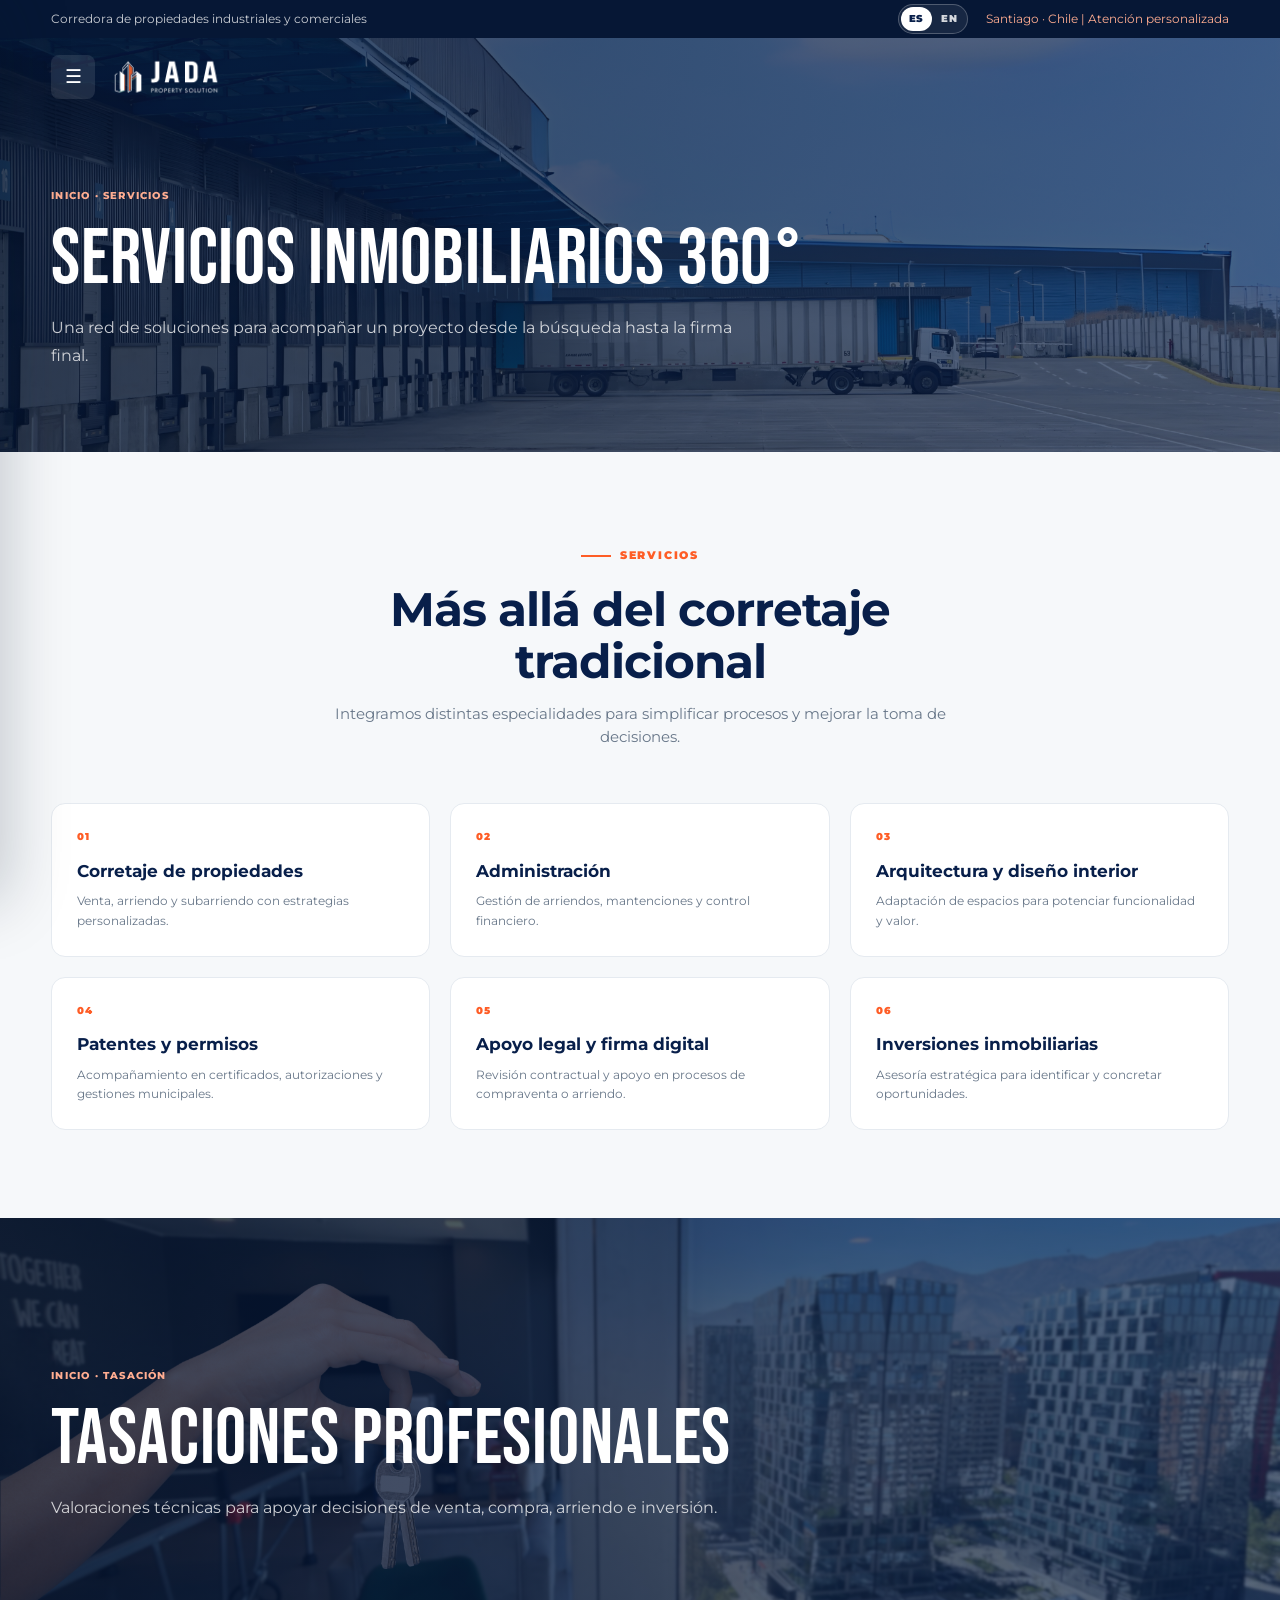
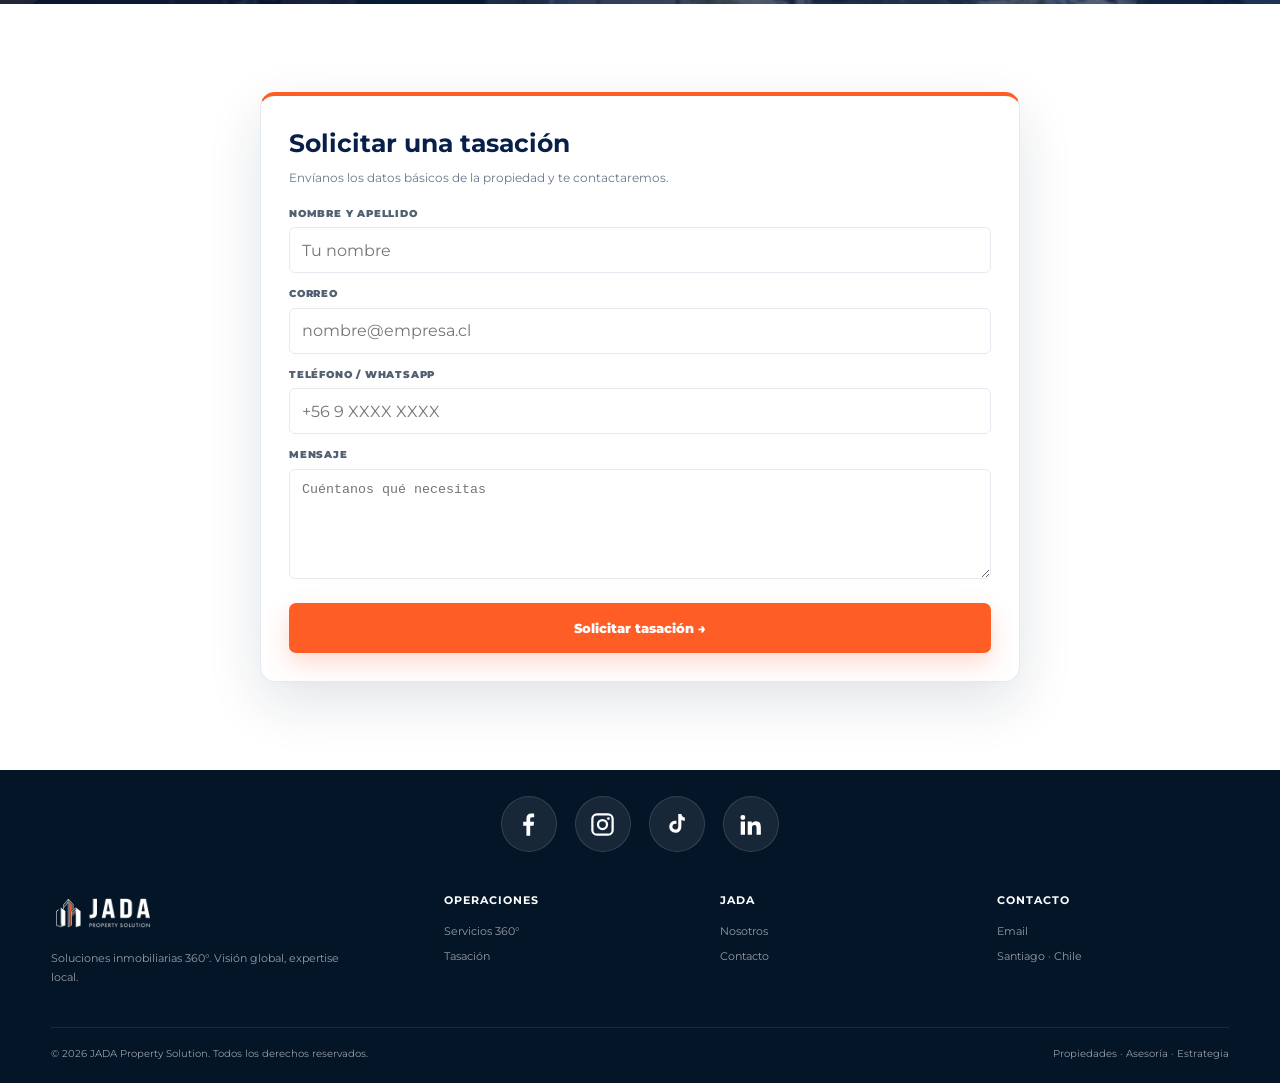
<file: servicios.html>
<!DOCTYPE html>

<html lang="es"><head><meta charset="utf-8"/><meta content="width=device-width,initial-scale=1" name="viewport"/><meta content="#081F4A" name="theme-color"/><title data-i18n-en="360° Services | JADA Property Solution" data-i18n-es="Servicios 360° | JADA Property Solution">Servicios 360° | JADA Property Solution</title><meta content="JADA Property Solution, soluciones inmobiliarias 360° para empresas e inversionistas." name="description"/><style>

    @import url('https://fonts.googleapis.com/css2?family=Bebas+Neue&family=Montserrat:wght@300;400;500;600;700;800&display=swap');
    :root{
      --navy:#081F4A;
      --navy-2:#061735;
      --navy-3:#0f376a;
      --orange:#FE5D26;
      --orange-2:#ff7448;
      --orange-soft:#fff0ea;
      --ink:#12243a;
      --muted:#687789;
      --line:#e5eaf0;
      --soft:#f6f8fa;
      --white:#fff;
      --verdigris:#0B9A90;
      --shadow:0 20px 55px rgba(7,29,55,.12);
      --radius:18px;
      --max:1180px;
    }

    *{box-sizing:border-box;margin:0;padding:0}
    html{scroll-behavior:smooth}
    body{
      font-family:"Montserrat","Futura",Arial,sans-serif;
      color:var(--ink);
      background:var(--white);
      line-height:1.55;
      overflow-x:hidden;
    }
    a{text-decoration:none;color:inherit}
    button,input,select{font:inherit}
    img{max-width:100%;display:block}

    .container{width:min(var(--max),92%);margin:auto}

    /* TOP BAR */
    .topbar{
      background:var(--navy-2);
      color:rgba(255,255,255,.78);
      font-size:12px;
    }
    .topbar-inner{
      min-height:38px;
      display:flex;
      justify-content:space-between;
      align-items:center;
      gap:20px;
    }
    .topbar span{display:flex;align-items:center;gap:7px}
    .topbar .accent{color:#ffad91}

    /* NAV */
    .nav-wrap{
      position:absolute;
      top:38px;
      left:0;
      width:100%;
      z-index:20;
    }
    .nav{
      height:78px;
      display:flex;
      align-items:center;
      justify-content:space-between;
      color:white;
      gap:18px;
    }
    .logo{
      display:flex;
      align-items:center;
      gap:10px;
      font-weight:900;
      letter-spacing:1.2px;
      line-height:1;
    }
    .logo-mark{
      position:relative;
      width:38px;height:38px;
      display:grid;place-items:center;
    }
    .logo-mark:before,.logo-mark:after{
      content:"";
      position:absolute;
      width:7px;height:34px;
      border-radius:2px;
      transform:skewY(-28deg);
    }
    .logo-mark:before{background:var(--orange);left:5px;top:2px}
    .logo-mark:after{background:#fff;left:15px;top:2px}
    .logo-j{
      position:absolute;
      width:10px;height:28px;
      border-left:4px solid #fff;
      border-bottom:4px solid #fff;
      border-radius:0 0 0 7px;
      left:24px;top:4px;
      transform:skewY(-28deg);
    }
    .logo-text strong{font-size:20px}
    .logo-text small{
      display:block;
      margin-top:4px;
      font-size:7px;
      letter-spacing:2px;
      font-weight:700;
      opacity:.75;
    }
    .menu{
      display:none;
    }
    .menu a{opacity:.9;transition:.2s}
    .menu a:hover{color:#ffad91;opacity:1}
    .nav-cta{
      padding:12px 18px;
      border:1px solid rgba(255,255,255,.4);
      border-radius:7px;
      background:rgba(255,255,255,.08);
    }
    .nav-cta:hover{background:var(--orange);border-color:var(--orange);color:white!important}
    .hamburger{
      display:block;
      width:45px;height:45px;border:0;border-radius:8px;
      background:rgba(255,255,255,.1);color:white;cursor:pointer;
      font-size:19px;
    }

    /* HERO */
    .hero{
      min-height:760px;
      position:relative;
      display:flex;
      align-items:center;
      color:white;
      background:
        linear-gradient(90deg,rgba(5,22,42,.77) 0%,rgba(8,39,70,.71) 48%,rgba(9,45,76,.42) 100%),
        url("https://images.unsplash.com/photo-1486406146926-c627a92ad1ab?auto=format&fit=crop&w=2200&q=85") center/cover;
    }
    .hero:after{
      content:"";
      position:absolute;
      width:460px;height:460px;
      border-radius:50%;
      border:1px solid rgba(255,255,255,.08);
      right:-160px;bottom:-210px;
    }
    .hero-inner{
      position:relative;
      z-index:2;
      padding:155px 0 90px;
      display:grid;
      grid-template-columns:minmax(0,1fr) 390px;
      gap:70px;
      align-items:center;
    }
    .eyebrow{
      display:inline-flex;
      align-items:center;
      gap:9px;
      color:#ffad91;
      font-size:11px;
      font-weight:900;
      letter-spacing:1.8px;
      text-transform:uppercase;
      margin-bottom:20px;
    }
    .eyebrow:before{
      content:"";
      width:30px;height:2px;background:var(--orange);
    }
    .hero h1{
      max-width:750px;
      font-size:clamp(42px,5.3vw,70px);
      line-height:1.02;
      letter-spacing:-2.4px;
      margin-bottom:24px;
    }
    .hero h1 em{font-style:normal;color:#ff9977}
    .hero-lead{
      max-width:650px;
      color:rgba(255,255,255,.78);
      font-size:17px;
      line-height:1.75;
      margin-bottom:31px;
    }
    .hero-actions{display:flex;flex-wrap:wrap;gap:12px;margin-bottom:30px}
    .btn{
      min-height:50px;
      display:inline-flex;
      align-items:center;
      justify-content:center;
      gap:9px;
      padding:0 21px;
      border:0;border-radius:7px;
      font-weight:850;font-size:13px;
      cursor:pointer;
      transition:transform .2s,box-shadow .2s,background .2s;
    }
    .btn:hover{transform:translateY(-2px)}
    .btn-primary{background:var(--orange);color:white;box-shadow:0 10px 25px rgba(243,107,63,.25)}
    .btn-primary:hover{background:#e95e34}
    .btn-ghost{border:1px solid rgba(255,255,255,.28);background:rgba(255,255,255,.06);color:white}
    .btn-ghost:hover{background:rgba(255,255,255,.13)}
    .hero-pills{display:flex;gap:9px;flex-wrap:wrap}
    .hero-pills span{
      padding:8px 11px;
      border:1px solid rgba(255,255,255,.15);
      background:rgba(255,255,255,.055);
      border-radius:50px;
      color:rgba(255,255,255,.75);
      font-size:11px;
      font-weight:700;
    }

    /* SEARCH CARD */
    .search-card{
      background:white;
      color:var(--ink);
      padding:27px;
      border-radius:16px;
      box-shadow:0 30px 75px rgba(0,0,0,.25);
      border-top:4px solid var(--orange);
    }
    .search-card h2{font-size:22px;color:var(--navy);margin-bottom:5px}
    .search-card > p{font-size:12px;color:var(--muted);margin-bottom:20px}
    .field{margin-bottom:13px}
    .field label{
      display:block;font-size:10px;text-transform:uppercase;
      letter-spacing:.8px;font-weight:900;color:#526172;margin-bottom:6px;
    }
    .field input,.field select{
      width:100%;height:46px;
      border:1px solid var(--line);
      border-radius:6px;
      padding:0 12px;
      background:#fff;color:var(--ink);
      outline:none;
    }
    .field input:focus,.field select:focus{
      border-color:var(--orange);
      box-shadow:0 0 0 3px rgba(243,107,63,.1);
    }
    .search-card .btn{width:100%;margin-top:3px}
    .search-note{text-align:center;color:#8a96a2;font-size:10px;margin-top:11px}

    /* TRUST STRIP */
    .trust{
      background:white;
      border-bottom:1px solid var(--line);
      box-shadow:0 4px 20px rgba(7,29,55,.04);
    }
    .trust-inner{
      min-height:86px;
      display:grid;
      grid-template-columns:repeat(4,1fr);
      align-items:center;
    }
    .trust-item{
      min-height:45px;
      padding:0 24px;
      border-right:1px solid var(--line);
      display:flex;
      align-items:center;
      justify-content:center;
      gap:12px;
      color:var(--muted);
      font-size:11px;
      font-weight:800;
      text-transform:uppercase;
      letter-spacing:.5px;
    }
    .trust-item:last-child{border-right:0}
    .trust-icon{
      width:34px;height:34px;border-radius:8px;
      display:grid;place-items:center;
      background:var(--orange-soft);color:var(--orange);
      font-size:15px;
    }

    /* SECTION BASE */
    section{scroll-margin-top:25px}
    .section{padding:100px 0}
    .section-head{max-width:690px;margin:0 auto 55px;text-align:center}
    .section-head .eyebrow{color:var(--orange);justify-content:center}
    .section-head .eyebrow:before{background:var(--orange)}
    .section-head h2{
      color:var(--navy);
      font-size:clamp(32px,4vw,47px);
      line-height:1.1;
      letter-spacing:-1px;
      margin-bottom:14px;
    }
    .section-head p{color:var(--muted);font-size:15px}

    /* PROPERTY CARDS */
    .properties{background:var(--soft)}
    .property-grid{
      display:grid;
      grid-template-columns:repeat(3,1fr);
      gap:23px;
    }
    .property{
      background:white;
      border:1px solid #e9edf1;
      border-radius:14px;
      overflow:hidden;
      transition:transform .25s,box-shadow .25s;
    }
    .property:hover{transform:translateY(-6px);box-shadow:var(--shadow)}
    .property-photo{
      height:235px;
      position:relative;
      overflow:hidden;
      background:#dce3e9;
    }
    .property-photo img{width:100%;height:100%;object-fit:cover;transition:transform .45s}
    .property:hover .property-photo img{transform:scale(1.045)}
    .badge{
      position:absolute;left:14px;top:14px;
      padding:6px 9px;border-radius:5px;
      background:var(--orange);color:white;
      font-size:9px;font-weight:900;letter-spacing:.6px;
      text-transform:uppercase;
    }
    .property-type{
      position:absolute;right:14px;bottom:14px;
      padding:6px 9px;border-radius:5px;
      background:rgba(7,29,55,.84);color:white;
      font-size:9px;font-weight:800;text-transform:uppercase;
    }
    .property-body{padding:20px}
    .property h3{color:var(--navy);font-size:17px;line-height:1.3;margin-bottom:6px}
    .location{font-size:11px;color:var(--muted);margin-bottom:14px}
    .meta{
      display:flex;gap:14px;
      padding:13px 0;
      border-top:1px solid var(--line);
      border-bottom:1px solid var(--line);
      color:#556577;font-size:11px;font-weight:700;
    }
    .price{display:flex;justify-content:space-between;align-items:end;margin-top:15px}
    .price small{display:block;color:#8a96a2;font-size:9px;text-transform:uppercase;letter-spacing:.5px}
    .price strong{color:var(--navy);font-size:19px}
    .view{color:var(--orange);font-size:11px;font-weight:900}
    .property-more{text-align:center;margin-top:35px}

    /* WHY JADA */
    .why-grid{
      display:grid;
      grid-template-columns:1fr 1fr;
      gap:75px;
      align-items:center;
    }
    .why-image{
      position:relative;
      min-height:530px;
      border-radius:18px;
      overflow:hidden;
      background:
        linear-gradient(180deg,rgba(11,45,82,.08),rgba(11,45,82,.45)),
        url("https://images.unsplash.com/photo-1497366811353-6870744d04b2?auto=format&fit=crop&w=1200&q=85") center/cover;
    }
    .why-image-card{
      position:absolute;left:22px;bottom:22px;
      width:min(290px,calc(100% - 44px));
      padding:20px;
      border-radius:12px;
      background:white;
      box-shadow:var(--shadow);
    }
    .why-image-card strong{display:block;color:var(--navy);font-size:26px}
    .why-image-card span{color:var(--muted);font-size:11px}
    .why-copy .eyebrow{color:var(--orange)}
    .why-copy h2{font-size:clamp(32px,4vw,48px);color:var(--navy);line-height:1.1;letter-spacing:-1.2px;margin-bottom:18px}
    .why-copy > p{color:var(--muted);font-size:15px;line-height:1.75;margin-bottom:25px}
    .benefits{display:grid;gap:16px}
    .benefit{
      display:grid;
      grid-template-columns:44px 1fr;
      gap:13px;
      align-items:start;
    }
    .benefit-icon{
      width:44px;height:44px;border-radius:10px;
      background:var(--orange-soft);color:var(--orange);
      display:grid;place-items:center;font-weight:900;
    }
    .benefit h3{color:var(--navy);font-size:15px;margin-bottom:2px}
    .benefit p{color:var(--muted);font-size:12px;line-height:1.6}

    /* SERVICES */
    .services{background:var(--navy)}
    .services .section-head h2{color:white}
    .services .section-head p{color:rgba(255,255,255,.65)}
    .services .eyebrow{color:#ffad91}
    .service-grid{display:grid;grid-template-columns:repeat(3,1fr);gap:20px}
    .service{
      padding:31px 28px;
      border:1px solid rgba(255,255,255,.11);
      background:rgba(255,255,255,.045);
      border-radius:14px;
      transition:.25s;
    }
    .service:hover{background:rgba(255,255,255,.08);transform:translateY(-4px)}
    .service-number{color:var(--orange);font-weight:900;font-size:11px;letter-spacing:1px}
    .service-icon{
      width:50px;height:50px;margin:22px 0 19px;
      border:1px solid rgba(243,107,63,.35);
      border-radius:11px;display:grid;place-items:center;
      color:#ff9675;font-size:20px;
    }
    .service h3{color:white;font-size:18px;margin-bottom:9px}
    .service p{color:rgba(255,255,255,.62);font-size:13px;line-height:1.7}

    /* TEAM */
    .team{background:white}
    .team-grid{display:grid;grid-template-columns:repeat(3,1fr);gap:24px}
    .person{
      border:1px solid var(--line);
      border-radius:15px;
      overflow:hidden;
      background:white;
    }
    .person-photo{
      height:300px;
      background:#e8edf1;
      overflow:hidden;
    }
    .person-photo img{width:100%;height:100%;object-fit:cover}
    .person-info{padding:19px}
    .person-info h3{font-size:16px;color:var(--navy)}
    .person-info p{font-size:11px;color:var(--orange);font-weight:800;margin:3px 0 11px}
    .person-info a{font-size:11px;color:var(--muted)}

    /* LEAD MAGNET */
    .guide{
      background:var(--orange);
      color:white;
      position:relative;
      overflow:hidden;
    }
    .guide:before{
      content:"";
      position:absolute;width:500px;height:500px;border:1px solid rgba(255,255,255,.15);
      border-radius:50%;right:-200px;top:-230px;
    }
    .guide-inner{
      position:relative;
      display:grid;grid-template-columns:1fr 390px;gap:70px;align-items:center;
    }
    .guide .eyebrow{color:white}
    .guide .eyebrow:before{background:white}
    .guide h2{font-size:clamp(30px,4vw,47px);line-height:1.1;letter-spacing:-1px;margin-bottom:15px}
    .guide p{color:rgba(255,255,255,.84);font-size:15px;max-width:620px}
    .guide-card{
      padding:26px;background:white;border-radius:14px;box-shadow:0 20px 50px rgba(0,0,0,.13)
    }
    .guide-card h3{color:var(--navy);font-size:18px;margin-bottom:5px}
    .guide-card p{color:var(--muted);font-size:11px;margin-bottom:15px}
    .guide-card input{width:100%;height:48px;border:1px solid var(--line);border-radius:6px;padding:0 12px;margin-bottom:10px}
    .guide-card .btn{width:100%;background:var(--navy)}

    /* CTA */
    .closing{
      padding:105px 20px;
      text-align:center;
      background:
        linear-gradient(rgba(7,29,55,.94),rgba(7,29,55,.94)),
        url("https://images.unsplash.com/photo-1497366754035-f200968a6e72?auto=format&fit=crop&w=1800&q=80") center/cover;
      color:white;
    }
    .closing .eyebrow{justify-content:center}
    .closing h2{max-width:760px;margin:0 auto 17px;font-size:clamp(35px,5vw,55px);line-height:1.07;letter-spacing:-1.5px}
    .closing p{max-width:580px;margin:0 auto 27px;color:rgba(255,255,255,.7);font-size:14px}

    /* FOOTER */
    footer{background:#041528;color:rgba(255,255,255,.58);padding:32px 0 22px}
    .footer-grid{
      display:grid;grid-template-columns:1.5fr 1fr 1fr 1fr;
      gap:45px;padding-bottom:40px;border-bottom:1px solid rgba(255,255,255,.09)
    }
    .footer-brand p{max-width:300px;margin-top:15px;font-size:11px;line-height:1.7}
    footer h4{color:white;font-size:11px;text-transform:uppercase;letter-spacing:1px;margin-bottom:14px}
    footer ul{list-style:none;display:grid;gap:8px;font-size:11px}
    footer a:hover{color:#ffad91}
    .copyright{padding-top:18px;display:flex;justify-content:space-between;gap:20px;font-size:10px}

    /* SIDE MENU */
    .mobile-menu{
      display:block;
      position:fixed;
      inset:0 auto 0 0;
      width:min(360px,88vw);
      background:#fff;
      z-index:60;
      padding:28px 24px 34px;
      transform:translateX(-105%);
      transition:transform .28s ease;
      box-shadow:24px 0 60px rgba(4,21,40,.22);
      overflow-y:auto;
    }
    .mobile-menu.open{
      transform:translateX(0);
    }
    .menu-overlay{
      position:fixed;
      inset:0;
      background:rgba(4,21,40,.48);
      backdrop-filter:blur(2px);
      z-index:55;
      opacity:0;
      pointer-events:none;
      transition:opacity .28s ease;
    }
    .menu-overlay.open{
      opacity:1;
      pointer-events:auto;
    }
    .drawer-brand{
      display:flex;
      align-items:center;
      justify-content:space-between;
      gap:14px;
      padding-bottom:22px;
      margin-bottom:14px;
      border-bottom:1px solid var(--line);
    }
    .drawer-brand img{
      height:56px;
      width:auto;
      object-fit:contain;
    }
    .close-menu{
      position:static;
      width:40px;height:40px;
      border:1px solid var(--line);
      border-radius:8px;
      background:#fff;
      color:var(--navy);
      font-size:22px;
      cursor:pointer;
      flex:0 0 40px;
    }
    .mobile-menu nav{
      display:grid;
      gap:5px;
    }
    .mobile-menu a{
      display:block;
      color:var(--navy);
      padding:14px 15px;
      border-radius:7px;
      border-bottom:0;
      font-size:16px;
      font-weight:800;
      text-transform:uppercase;
      letter-spacing:.35px;
      transition:background .2s,color .2s,transform .2s;
    }
    .mobile-menu a:hover,
    .mobile-menu a.active{
      background:#1f1f1f;
      color:#fff;
      transform:translateX(2px);
    }
    .drawer-divider{
      height:1px;
      background:var(--line);
      margin:14px 0;
    }
    .drawer-caption{
      color:var(--muted);
      font-size:10px;
      line-height:1.6;
      padding:0 15px;
    }
    body.menu-open{
      overflow:hidden;
    }

    /* RESPONSIVE */
    @media(max-width:950px){
      .nav-cta{display:none}
      .hero-inner{grid-template-columns:1fr;gap:38px}
      .search-card{max-width:620px}
      .property-grid,.service-grid{grid-template-columns:1fr 1fr}
      .why-grid,.guide-inner{grid-template-columns:1fr;gap:40px}
      .why-image{min-height:430px}
      .team-grid{grid-template-columns:1fr 1fr}
      .footer-grid{grid-template-columns:1fr 1fr}
    }

    @media(max-width:720px){
      .topbar{display:none}
      .nav-wrap{top:0}
      .nav{height:70px}
      .hamburger{display:block}
      .hero{min-height:auto}
      .hero-inner{padding:125px 0 55px}
      .hero h1{font-size:42px;letter-spacing:-1.6px}
      .hero-lead{font-size:15px}
      .hero-actions .btn{width:100%}
      .hero-pills span:nth-child(n+4){display:none}
      .trust-inner{grid-template-columns:1fr 1fr;padding:10px 0}
      .trust-item{border-right:0;justify-content:flex-start;padding:8px 10px}
      .section{padding:72px 0}
      .property-grid,.service-grid,.team-grid{grid-template-columns:1fr}
      .property-photo{height:240px}
      .why-image{min-height:360px}
      .guide{padding:72px 0}
      .footer-grid{grid-template-columns:1fr;gap:30px}
      .copyright{flex-direction:column}
    }

    @media(max-width:430px){
      .hero h1{font-size:35px}
      .search-card{padding:21px}
      .section-head{margin-bottom:38px}
    }

    /* REVEAL */
    .reveal{opacity:0;transform:translateY(22px);transition:opacity .7s ease,transform .7s ease}
    .reveal.visible{opacity:1;transform:none}
  
    /* =========================
       MOBILE REFINEMENTS
       ========================= */
    @media (max-width: 720px){

      body{
        font-size:15px;
        letter-spacing:.12px;
      }

      .container{
        width:min(100% - 32px, var(--max));
      }

      .nav{
        height:68px;
      }

      .official-logo{
        height:42px;
        max-width:150px;
      }

      .hamburger{
        width:42px;
        height:42px;
        flex:0 0 42px;
      }

      .hero-inner{
        padding:108px 0 48px;
        gap:30px;
      }

      .hero-copy{
        max-width:100%;
      }

      .hero .eyebrow{
        display:flex;
        align-items:flex-start;
        gap:9px;
        max-width:100%;
        font-size:9.5px;
        line-height:1.55;
        letter-spacing:1.6px;
        margin-bottom:17px;
      }

      .hero .eyebrow:before{
        width:20px;
        flex:0 0 20px;
        margin-top:6px;
      }

      .hero h1{
        max-width:100%;
        font-size:clamp(36px, 11.3vw, 46px);
        line-height:1.03;
        letter-spacing:1px; /* looser kerning only on mobile */
        margin-bottom:19px;
        text-wrap:balance;
      }

      .hero h1 em{
        display:inline;
      }

      .hero-lead{
        max-width:100%;
        font-size:14px;
        line-height:1.72;
        letter-spacing:.16px;
        margin-bottom:24px;
      }

      .hero-actions{
        display:grid;
        grid-template-columns:1fr;
        gap:10px;
        margin-bottom:20px;
      }

      .hero-actions .btn{
        width:100%;
        min-height:48px;
        padding:0 18px;
        font-size:12px;
        letter-spacing:.18px;
      }

      .hero-pills{
        display:grid;
        grid-template-columns:repeat(3, max-content);
        gap:7px;
        overflow-x:auto;
        padding-bottom:4px;
        scrollbar-width:none;
      }

      .hero-pills::-webkit-scrollbar{
        display:none;
      }

      .hero-pills span{
        white-space:nowrap;
        font-size:9px;
        padding:7px 10px;
        letter-spacing:.25px;
      }

      .search-card{
        width:100%;
        max-width:none;
        padding:22px 18px 18px;
        border-radius:15px;
        margin:0;
      }

      .search-card h2{
        font-size:22px;
        line-height:1.2;
        letter-spacing:.2px;
        margin-bottom:6px;
      }

      .search-card > p{
        font-size:11px;
        line-height:1.55;
        margin-bottom:18px;
        letter-spacing:.12px;
      }

      .field{
        margin-bottom:12px;
      }

      .field label{
        font-size:9px;
        letter-spacing:.75px;
        margin-bottom:5px;
      }

      .field input,
      .field select{
        height:46px;
        font-size:13px;
        padding:0 11px;
      }

      .search-card .btn{
        min-height:48px;
        font-size:11.5px;
        letter-spacing:.2px;
      }

      .trust-inner{
        grid-template-columns:1fr 1fr;
        gap:0;
        padding:8px 0;
      }

      .trust-item{
        min-height:54px;
        padding:8px 8px;
        gap:8px;
        font-size:9px;
        line-height:1.35;
        letter-spacing:.35px;
      }

      .trust-icon{
        width:30px;
        height:30px;
        flex:0 0 30px;
      }

      .section{
        padding:64px 0;
      }

      .section-head{
        width:100%;
        margin-bottom:34px;
      }

      .section-head .eyebrow{
        font-size:9px;
        letter-spacing:1.4px;
      }

      .section-head h2,
      .why-copy h2,
      .guide h2,
      .closing h2{
        font-size:clamp(34px, 10vw, 43px);
        line-height:1.05;
        letter-spacing:.9px; /* mobile-only looser spacing */
      }

      .section-head p,
      .why-copy > p,
      .guide p,
      .closing p{
        font-size:13px;
        line-height:1.7;
        letter-spacing:.12px;
      }

      .property-grid,
      .service-grid,
      .team-grid{
        gap:16px;
      }

      .property-photo{
        height:215px;
      }

      .property-body{
        padding:17px;
      }

      .why-grid{
        gap:30px;
      }

      .why-image{
        min-height:320px;
        border-radius:14px;
      }

      .benefit{
        grid-template-columns:40px 1fr;
        gap:11px;
      }

      .benefit-icon{
        width:40px;
        height:40px;
      }

      .service{
        padding:25px 22px;
      }

      .value-card{
        padding:24px 21px 22px;
      }

      .mv-card{
        min-height:auto;
        padding:25px 21px;
      }

      .mv-card h3{
        font-size:31px;
        line-height:1.08;
        letter-spacing:.7px;
      }

      .guide-inner{
        gap:28px;
      }

      .guide-card{
        padding:21px 18px;
      }

      .closing{
        padding:74px 18px;
      }
    }

    @media (max-width: 430px){

      .container{
        width:calc(100% - 24px);
      }

      .hero-inner{
        padding-top:98px;
      }

      .official-logo{
        height:39px;
        max-width:138px;
      }

      .hero h1{
        font-size:35px;
        line-height:1.045;
        letter-spacing:1.15px;
      }

      .hero .eyebrow{
        font-size:9px;
        letter-spacing:1.35px;
      }

      .hero-lead{
        font-size:13.5px;
      }

      .search-card{
        padding:20px 16px 17px;
      }

      .hero-pills{
        grid-template-columns:repeat(3,max-content);
      }
    }

  
    /* =========================
       NAV FIX: LEFT MENU + LOGO SIZE
       ========================= */
    .nav{
      justify-content:flex-start !important;
      gap:14px !important;
    }

    .hamburger{
      order:1;
      flex:0 0 44px;
      width:44px;
      height:44px;
      margin:0;
    }

    .nav > .logo{
      order:2;
      margin:0;
      flex:0 0 auto;
      width:auto !important;
      height:auto !important;
      overflow:visible;
    }

    /* Force the header logo to a sensible fixed size.
       This prevents the source PNG dimensions from blowing up the layout. */
    .nav > .logo .official-logo{
      display:block !important;
      width:auto !important;
      height:46px !important;
      max-width:165px !important;
      max-height:46px !important;
      object-fit:contain !important;
      flex:none !important;
    }

    /* The drawer is always attached to the LEFT edge */
    .mobile-menu{
      left:0 !important;
      right:auto !important;
      transform:translateX(-105%) !important;
      transform-origin:left center;
    }

    .mobile-menu.open{
      transform:translateX(0) !important;
    }

    @media (max-width:720px){
      .nav{
        height:66px;
        gap:11px !important;
      }

      .hamburger{
        width:42px;
        height:42px;
        flex-basis:42px;
      }

      .nav > .logo .official-logo{
        height:38px !important;
        max-height:38px !important;
        max-width:138px !important;
      }
    }

    @media (max-width:430px){
      .nav > .logo .official-logo{
        height:35px !important;
        max-height:35px !important;
        max-width:128px !important;
      }
    }

  
    .drawer-brand img{
      width:auto !important;
      height:52px !important;
      max-width:180px !important;
      max-height:52px !important;
      object-fit:contain !important;
    }

  
    /* =========================
       OFFICIAL TEAM
       ========================= */
    .team-official{
      background:#fff;
    }

    .team-official .section-head{
      margin-bottom:54px;
    }

    .team-title-rule{
      width:62px;
      height:3px;
      margin:18px auto 18px;
      display:flex;
      overflow:hidden;
      border-radius:999px;
    }

    .team-title-rule span:first-child{
      flex:1;
      background:var(--navy);
    }

    .team-title-rule span:last-child{
      flex:1;
      background:var(--verdigris);
    }

    .team-official-grid{
      display:grid;
      grid-template-columns:repeat(3,minmax(0,1fr));
      gap:34px;
      align-items:start;
    }

    .team-member{
      text-align:center;
    }

    .team-member-photo{
      width:100%;
      aspect-ratio:1 / 1;
      overflow:hidden;
      border-radius:12px;
      border:1px solid var(--line);
      background:#f7f8fa;
      box-shadow:0 12px 35px rgba(8,31,74,.06);
      padding:7px;
    }

    .team-member-photo img{
      width:100%;
      height:100%;
      display:block;
      object-fit:cover;
      object-position:center 18%;
      border-radius:8px;
      background:#fff;
    }

    .team-member-info{
      padding:18px 8px 0;
    }

    .team-member-role{
      display:inline-block;
      color:var(--orange);
      font-size:10px;
      font-weight:900;
      letter-spacing:1.1px;
      text-transform:uppercase;
      margin-bottom:7px;
    }

    .team-member-info h3{
      color:var(--navy);
      font-size:18px;
      line-height:1.35;
      margin-bottom:9px;
    }

    .team-member-info a{
      display:block;
      width:max-content;
      max-width:100%;
      margin:4px auto 0;
      color:var(--navy);
      font-size:13px;
      line-height:1.55;
      transition:color .2s;
      overflow-wrap:anywhere;
    }

    .team-member-info a:hover{
      color:var(--orange);
    }

    @media(max-width:900px){
      .team-official-grid{
        grid-template-columns:repeat(2,minmax(0,1fr));
      }
    }

    @media(max-width:620px){
      .team-official-grid{
        grid-template-columns:1fr;
        gap:30px;
      }

      .team-member{
        max-width:420px;
        margin:auto;
      }

      .team-member-photo{
        aspect-ratio:4 / 5;
      }

      .team-member-photo img{
        object-position:center 15%;
      }

      .team-member-info h3{
        font-size:17px;
      }

      .team-member-info a{
        font-size:12.5px;
      }
    }

  
    /* =========================
       SOCIAL LINKS
       ========================= */
    .social-strip{
      background:#041528;
      padding:26px 20px 8px;
    }

    .social-strip-inner{
      width:min(var(--max),92%);
      margin:auto;
      display:flex;
      justify-content:center;
      align-items:center;
      gap:18px;
      flex-wrap:wrap;
    }

    .social-btn{
      width:56px;
      height:56px;
      display:grid;
      place-items:center;
      border-radius:50%;
      background:rgba(255,255,255,.08);
      border:1px solid rgba(255,255,255,.12);
      color:#fff;
      transition:transform .2s ease, background .2s ease, border-color .2s ease;
    }

    .social-btn:hover{
      transform:translateY(-3px);
      background:var(--orange);
      border-color:var(--orange);
    }

    .social-btn svg{
      width:27px;
      height:27px;
      fill:currentColor;
    }

    .social-btn[aria-label="TikTok"] svg{
      width:25px;
      height:25px;
    }

    @media(max-width:620px){
      .social-strip{
        padding:27px 16px;
      }

      .social-btn{
        width:56px;
        height:56px;
      }

      .social-btn svg{
        width:24px;
        height:24px;
      }
    }

  

/* MULTIPAGE ADDITIONS */
.subhero{position:relative;padding:150px 0 82px;color:#fff;background:linear-gradient(90deg,rgba(6,23,53,.77),rgba(8,31,74,.66)),var(--subhero-bg, url("https://images.unsplash.com/photo-1486406146926-c627a92ad1ab?auto=format&fit=crop&w=2000&q=84")) center/cover;}
.subhero .container{position:relative;z-index:2}.subhero h1{font-family:"Bebas Neue","Arial Narrow",sans-serif;font-size:clamp(48px,7vw,78px);font-weight:400;line-height:.98;letter-spacing:.7px;max-width:850px;margin:0 0 16px}.subhero p{max-width:720px;color:rgba(255,255,255,.78);font-size:16px;line-height:1.75}.breadcrumb{font-size:10px;font-weight:800;letter-spacing:1.2px;text-transform:uppercase;color:#ffad91;margin-bottom:18px}.page-section{padding:88px 0}.page-section.alt{background:var(--soft)}
.two-col{display:grid;grid-template-columns:1fr 1fr;gap:48px;align-items:start}.info-card{padding:28px;border:1px solid var(--line);border-radius:15px;background:#fff}.info-card h3{font-size:20px;color:var(--navy);margin-bottom:8px}.info-card p{font-size:13px;color:var(--muted);line-height:1.7}.feature-list{display:grid;gap:14px;margin-top:24px}.feature-row{display:grid;grid-template-columns:38px 1fr;gap:12px;align-items:start}.feature-row i{width:38px;height:38px;border-radius:9px;background:var(--orange-soft);display:grid;place-items:center;color:var(--orange);font-style:normal;font-weight:900}.feature-row h4{color:var(--navy);font-size:14px;margin-bottom:2px}.feature-row p{color:var(--muted);font-size:12px;line-height:1.55}
.contact-card{background:#fff;border:1px solid var(--line);border-top:4px solid var(--orange);border-radius:15px;padding:28px;box-shadow:var(--shadow)}.contact-card h2{color:var(--navy);font-size:25px;margin-bottom:6px}.contact-card>p{font-size:12px;color:var(--muted);margin-bottom:18px}.contact-card textarea{width:100%;min-height:110px;border:1px solid var(--line);border-radius:6px;padding:12px;resize:vertical}.contact-card .btn{width:100%;margin-top:4px}.page-menu-link.active{background:#1f1f1f!important;color:#fff!important}
.simple-cards{display:grid;grid-template-columns:repeat(3,1fr);gap:20px}.simple-card{background:#fff;border:1px solid var(--line);border-radius:14px;padding:25px}.simple-card .num{font-size:10px;color:var(--orange);font-weight:900;letter-spacing:1px;margin-bottom:13px}.simple-card h3{font-size:17px;color:var(--navy);margin-bottom:7px}.simple-card p{font-size:12px;color:var(--muted);line-height:1.65}
.empty-state{padding:42px;border:1px dashed #cfd7df;border-radius:16px;text-align:center;background:#fff}.empty-state h3{color:var(--navy);font-size:22px;margin-bottom:8px}.empty-state p{color:var(--muted);font-size:13px;max-width:620px;margin:0 auto 18px}
@media(max-width:900px){.two-col,.simple-cards{grid-template-columns:1fr}.subhero{padding:120px 0 68px}}@media(max-width:620px){.subhero{padding:105px 0 56px}.subhero h1{font-size:44px;letter-spacing:1.1px}.page-section{padding:62px 0}.contact-card{padding:21px}.simple-card{padding:21px}}


/* =========================
   TEAM PHOTO SIZE
   Desktop: 70% of previous size
   Mobile: 50% of previous size
   ========================= */
.team-member-photo,
.person-photo{
  width:70% !important;
  margin-left:auto !important;
  margin-right:auto !important;
}

@media(max-width:620px){
  .team-member-photo,
  .person-photo{
    width:50% !important;
  }
}


/* =========================
   SMALLER FOOTER LOGO
   ========================= */
footer .official-logo,
.footer-brand .official-logo{
  height:42px !important;
  max-height:42px !important;
  width:auto !important;
  max-width:150px !important;
}

@media(max-width:620px){
  footer .official-logo,
  .footer-brand .official-logo{
    height:36px !important;
    max-height:36px !important;
    max-width:130px !important;
  }
}


/* Selector de idioma */
.footer-language{
  display:flex;
  align-items:center;
  justify-content:center;
  gap:10px;
  margin-top:18px;
  color:rgba(255,255,255,.8);
}
.footer-language-label{
  font-size:10px;
  font-weight:800;
  letter-spacing:.7px;
  text-transform:uppercase;
}
.footer-language-switch{
  display:inline-flex;
  padding:3px;
  border:1px solid rgba(255,255,255,.18);
  border-radius:999px;
  background:rgba(255,255,255,.07);
}
.lang-btn{
  min-width:38px;
  height:28px;
  padding:0 10px;
  border:0;
  border-radius:999px;
  background:transparent;
  color:rgba(255,255,255,.72);
  font-size:10px;
  font-weight:900;
  letter-spacing:.5px;
  cursor:pointer;
  transition:.2s ease;
}
.lang-btn.active{
  background:#fff;
  color:#081F4A;
}
.lang-btn:hover{color:#fff}
.lang-btn.active:hover{color:#081F4A}


/* Tasación form centered, same visual size */
.form-section-centered .single-form-wrap{
  display:flex;
  justify-content:center;
  align-items:flex-start;
}
.form-section-centered .contact-card{
  width:min(100%, 760px);
  margin:0 auto;
}
@media(max-width:900px){
  .form-section-centered .single-form-wrap{
    display:flex;
    justify-content:center;
  }
  .form-section-centered .contact-card{
    width:min(100%, 760px);
  }
}

/* Selector de idioma en el header */
.header-language{
  margin-left:auto;
  margin-right:14px;
  display:flex;
  align-items:center;
}
.header-language-switch{
  display:inline-flex;
  align-items:center;
  gap:3px;
  padding:3px;
  border:1px solid rgba(255,255,255,.28);
  border-radius:999px;
  background:rgba(255,255,255,.08);
}
.header-language .lang-btn{
  min-width:34px;
  height:30px;
  padding:0 9px;
  border:0;
  border-radius:999px;
  background:transparent;
  color:#fff;
  font-size:11px;
  font-weight:800;
  letter-spacing:.4px;
  cursor:pointer;
}
.header-language .lang-btn.active{
  background:#fff;
  color:#081F4A;
}
.header-language .lang-btn:hover:not(.active){
  background:rgba(255,255,255,.13);
}
@media(max-width:620px){
  .header-language{margin-left:auto;margin-right:8px}
  .header-language-switch{padding:2px;gap:2px}
  .header-language .lang-btn{min-width:30px;height:28px;padding:0 7px;font-size:10px}
}


/* Selector ES/EN dentro de la barra superior del header */
.topbar-actions{
  display:flex;
  align-items:center;
  justify-content:flex-end;
  gap:18px;
  margin-left:auto;
}
.topbar .header-language{
  margin:0 !important;
  display:flex;
  align-items:center;
}
.topbar .header-language-switch{
  display:inline-flex;
  align-items:center;
  gap:2px;
  padding:2px;
  border:1px solid rgba(255,255,255,.24);
  border-radius:999px;
  background:rgba(255,255,255,.07);
}
.topbar .header-language .lang-btn{
  min-width:31px;
  height:24px;
  padding:0 7px;
  border:0;
  border-radius:999px;
  background:transparent;
  color:rgba(255,255,255,.82);
  font-size:10px;
  font-weight:900;
  letter-spacing:.35px;
}
.topbar .header-language .lang-btn.active{
  background:#fff;
  color:#081F4A;
}
.topbar .header-language .lang-btn:hover:not(.active){
  background:rgba(255,255,255,.12);
}

/* En móvil mantenemos la barra superior para que el idioma siga accesible */
@media(max-width:720px){
  .topbar{
    display:block !important;
  }
  .topbar-inner{
    min-height:36px !important;
    justify-content:flex-end !important;
  }
  .topbar-inner > span:not(.accent){
    display:none !important;
  }
  .topbar-actions{
    width:100%;
    justify-content:space-between;
    gap:10px;
  }
  .topbar .accent{
    font-size:9px;
    white-space:nowrap;
  }
  .nav-wrap{
    top:36px !important;
  }
}
@media(max-width:430px){
  .topbar .accent{
    display:none !important;
  }
  .topbar-actions{
    justify-content:flex-end;
  }
}



/* =====================================================
   HEADER MÓVIL VISIBLE
   ===================================================== */
@media(max-width:720px){
  /* Mostrar siempre la barra superior y la barra principal */
  .topbar{
    display:block !important;
    visibility:visible !important;
    opacity:1 !important;
    position:relative !important;
    z-index:1002 !important;
  }

  .nav-wrap{
    display:block !important;
    visibility:visible !important;
    opacity:1 !important;
    position:relative !important;
    top:auto !important;
    z-index:1001 !important;
  }

  header,
  .site-header{
    display:block !important;
    visibility:visible !important;
    opacity:1 !important;
  }

  .topbar-inner{
    min-height:36px !important;
    padding-top:0 !important;
    padding-bottom:0 !important;
  }

  .nav{
    min-height:68px !important;
    display:flex !important;
    align-items:center !important;
    justify-content:space-between !important;
  }

  .logo,
  .brand,
  .menu-toggle,
  .hamburger,
  .nav-toggle{
    display:flex !important;
    visibility:visible !important;
    opacity:1 !important;
  }

  /* Evitar que reglas anteriores oculten todo el header en móvil */
  body{
    padding-top:0 !important;
  }
}

/* Teléfonos muy estrechos */
@media(max-width:430px){
  .topbar-inner{
    min-height:34px !important;
  }

  .nav{
    min-height:64px !important;
  }

  .topbar .header-language{
    display:flex !important;
  }
}



/* =====================================================
   CORRECCIÓN DEFINITIVA HEADER EN CELULAR
   La navegación vuelve a superponerse sobre el hero.
   Evita la franja blanca entre el header y el contenido.
   ===================================================== */
@media(max-width:720px){
  .topbar{
    display:block !important;
    position:relative !important;
    z-index:1003 !important;
    background:#061735 !important;
  }

  .topbar-inner{
    min-height:36px !important;
    height:36px !important;
    padding:0 !important;
  }

  .topbar-inner > span:not(.accent){
    display:none !important;
  }

  .topbar-actions{
    width:100% !important;
    justify-content:flex-end !important;
    gap:10px !important;
  }

  .topbar .accent{
    display:none !important;
  }

  /* IMPORTANTE: no ocupar espacio blanco.
     La barra principal queda encima del hero, como en escritorio. */
  .nav-wrap{
    display:block !important;
    position:absolute !important;
    top:36px !important;
    left:0 !important;
    width:100% !important;
    height:68px !important;
    z-index:1002 !important;
    background:linear-gradient(180deg,rgba(6,23,53,.72),rgba(6,23,53,.12)) !important;
    visibility:visible !important;
    opacity:1 !important;
  }

  .nav{
    height:68px !important;
    min-height:68px !important;
    width:min(100% - 28px,var(--max)) !important;
    margin:0 auto !important;
    padding:0 !important;
    display:flex !important;
    align-items:center !important;
    justify-content:space-between !important;
    gap:12px !important;
  }

  .hamburger{
    order:1 !important;
    display:flex !important;
    align-items:center !important;
    justify-content:center !important;
    width:42px !important;
    height:42px !important;
    flex:0 0 42px !important;
    margin:0 !important;
    color:#fff !important;
  }

  .nav > .logo{
    order:2 !important;
    margin-left:auto !important;
    margin-right:0 !important;
    display:flex !important;
    align-items:center !important;
  }

  .nav > .logo .official-logo{
    width:auto !important;
    height:38px !important;
    max-width:145px !important;
    max-height:38px !important;
    object-fit:contain !important;
  }

  /* El hero comienza justo debajo de la topbar,
     mientras la navegación se superpone visualmente. */
  .home-hero,
  .hero,
  .subhero{
    margin-top:0 !important;
  }

  .home-hero .hero-inner,
  .hero-inner{
    padding-top:112px !important;
  }
}

@media(max-width:430px){
  .nav-wrap{
    top:34px !important;
    height:64px !important;
  }

  .topbar-inner{
    min-height:34px !important;
    height:34px !important;
  }

  .nav{
    height:64px !important;
    min-height:64px !important;
    width:calc(100% - 24px) !important;
  }

  .nav > .logo .official-logo{
    height:34px !important;
    max-height:34px !important;
    max-width:130px !important;
  }

  .home-hero .hero-inner,
  .hero-inner{
    padding-top:104px !important;
  }
}



/* =====================================================
   AJUSTE MÓVIL: texto superior visible + logo centrado
   ===================================================== */
@media(max-width:720px){
  .topbar-inner{
    min-height:42px !important;
    height:auto !important;
    padding:5px 14px !important;
    display:flex !important;
    align-items:center !important;
    justify-content:space-between !important;
    gap:10px !important;
  }

  /* Volver a mostrar "Corredora de propiedades industriales y comerciales" */
  .topbar-inner > span:first-child{
    display:block !important;
    visibility:visible !important;
    opacity:1 !important;
    flex:1 1 auto !important;
    min-width:0 !important;
    color:rgba(255,255,255,.92) !important;
    font-size:10px !important;
    line-height:1.25 !important;
    white-space:normal !important;
  }

  .topbar-actions{
    width:auto !important;
    flex:0 0 auto !important;
    margin-left:auto !important;
    justify-content:flex-end !important;
  }

  .topbar .accent{
    display:none !important;
  }

  .topbar .header-language-switch{
    transform:none !important;
  }

  /* Como la topbar ahora mide 42px, la navegación empieza debajo */
  .nav-wrap{
    top:42px !important;
    height:70px !important;
  }

  .nav{
    position:relative !important;
    height:70px !important;
    min-height:70px !important;
    justify-content:flex-start !important;
  }

  .hamburger{
    position:relative !important;
    z-index:3 !important;
    margin-right:auto !important;
  }

  /* Centrar el logo de verdad, independientemente del botón menú */
  .nav > .logo{
    position:absolute !important;
    left:50% !important;
    top:50% !important;
    transform:translate(-50%,-50%) !important;
    margin:0 !important;
    z-index:2 !important;
  }

  .nav > .logo .official-logo{
    height:38px !important;
    max-height:38px !important;
    max-width:150px !important;
  }

  .home-hero .hero-inner,
  .hero-inner{
    padding-top:118px !important;
  }
}

@media(max-width:430px){
  .topbar-inner{
    min-height:40px !important;
    padding:5px 10px !important;
    gap:8px !important;
  }

  .topbar-inner > span:first-child{
    font-size:9px !important;
    line-height:1.2 !important;
    max-width:58vw !important;
  }

  .topbar .header-language .lang-btn{
    min-width:29px !important;
    height:23px !important;
    padding:0 6px !important;
    font-size:9px !important;
  }

  .nav-wrap{
    top:40px !important;
    height:66px !important;
  }

  .nav{
    height:66px !important;
    min-height:66px !important;
  }

  .nav > .logo .official-logo{
    height:34px !important;
    max-height:34px !important;
    max-width:132px !important;
  }

  .home-hero .hero-inner,
  .hero-inner{
    padding-top:110px !important;
  }
}

</style><style>
        /* Standalone-file safeguard */
        body{min-width:0}
        </style><link href="./favicon.ico?v=3" rel="icon" sizes="any"/><link href="./favicon.ico?v=3" rel="shortcut icon" type="image/x-icon"/><link href="./favicon-32x32.png?v=3" rel="icon" sizes="32x32" type="image/png"/><link href="./favicon-16x16.png?v=3" rel="icon" sizes="16x16" type="image/png"/><link href="./apple-touch-icon.png?v=3" rel="apple-touch-icon" sizes="180x180"/><link href="./site.webmanifest?v=3" rel="manifest"/></head><body><div class="topbar"><div class="container topbar-inner"><span data-i18n-en="Industrial and commercial real estate brokerage" data-i18n-es="Corredora de propiedades industriales y comerciales">Corredora de propiedades industriales y comerciales</span><div class="topbar-actions"><div class="header-language"><div aria-label="Selector de idioma" class="header-language-switch" role="group"><button aria-pressed="true" class="lang-btn active" data-i18n-en="ES" data-i18n-es="ES" data-lang="es" type="button">ES</button><button aria-pressed="false" class="lang-btn" data-i18n-en="EN" data-i18n-es="EN" data-lang="en" type="button">EN</button></div></div><span class="accent" data-i18n-en="Santiago · Chile | Personalized service" data-i18n-es="Santiago · Chile | Atención personalizada">Santiago · Chile   |   Atención personalizada</span></div></div></div>
<div class="nav-wrap"><nav class="container nav"><a aria-label="JADA Property Solution" class="logo" href="index.html"><img alt="JADA Property Solution" class="official-logo" src="[data-uri]"/></a><button aria-label="Abrir menú" class="hamburger" id="openMenu">☰</button></nav></div>
<div class="menu-overlay" id="menuOverlay"></div>
<aside aria-label="Menú principal" class="mobile-menu" id="mobileMenu">
<div class="drawer-brand"><img alt="JADA Property Solution" src="[data-uri]"/><button aria-label="Cerrar menú" class="close-menu" id="closeMenu">×</button></div>
<nav><a class="page-menu-link" data-i18n-en="Home" data-i18n-es="Inicio" href="index.html">Inicio</a>
<a class="page-menu-link" data-i18n-en="Properties" data-i18n-es="Propiedades" href="propiedades.html">Propiedades</a>
<a class="page-menu-link" data-i18n-en="360° Services" data-i18n-es="Servicios 360°" href="servicios.html">Servicios 360°</a><a class="page-menu-link" data-i18n-en="About Us" data-i18n-es="Nosotros" href="nosotros.html">Nosotros</a>
<a class="page-menu-link" data-i18n-en="Contact" data-i18n-es="Contacto" href="contacto.html">Contacto</a></nav>
<div class="drawer-divider"></div><div class="drawer-caption" data-i18n-en="360° real estate solutions · Global vision · Local expertise" data-i18n-es="Soluciones inmobiliarias 360° · Visión global · Expertise local">Soluciones inmobiliarias 360° · Visión global · Expertise local</div>
</aside>
<main>
<section class="subhero" style="--subhero-bg:url('bg_servicios.png');"><div class="container"><div class="breadcrumb" data-i18n-en="Home · Services" data-i18n-es="Inicio · Servicios">Inicio · Servicios</div><h1 data-i18n-en="360° real estate services" data-i18n-es="Servicios inmobiliarios 360°">Servicios inmobiliarios 360°</h1><p data-i18n-en="A network of solutions to support a project from the initial search through final signing." data-i18n-es="Una red de soluciones para acompañar un proyecto desde la búsqueda hasta la firma final.">Una red de soluciones para acompañar un proyecto desde la búsqueda hasta la firma final.</p></div></section><section class="page-section alt"><div class="container"><div class="section-head"><div class="eyebrow" data-i18n-en="Services" data-i18n-es="Servicios">Servicios</div><h2 data-i18n-en="Beyond traditional brokerage" data-i18n-es="Más allá del corretaje tradicional">Más allá del corretaje tradicional</h2><p data-i18n-en="We integrate multiple specialties to simplify processes and improve decision-making." data-i18n-es="Integramos distintas especialidades para simplificar procesos y mejorar la toma de decisiones.">Integramos distintas especialidades para simplificar procesos y mejorar la toma de decisiones.</p></div><div class="simple-cards"><article class="simple-card"><div class="num">01</div><h3 data-i18n-en="Property brokerage" data-i18n-es="Corretaje de propiedades">Corretaje de propiedades</h3><p data-i18n-en="Sales, rentals and subleases with tailored strategies." data-i18n-es="Venta, arriendo y subarriendo con estrategias personalizadas.">Venta, arriendo y subarriendo con estrategias personalizadas.</p></article><article class="simple-card"><div class="num">02</div><h3 data-i18n-en="Property management" data-i18n-es="Administración">Administración</h3><p data-i18n-en="Rental management, maintenance and financial oversight." data-i18n-es="Gestión de arriendos, mantenciones y control financiero.">Gestión de arriendos, mantenciones y control financiero.</p></article><article class="simple-card"><div class="num">03</div><h3 data-i18n-en="Architecture and interior design" data-i18n-es="Arquitectura y diseño interior">Arquitectura y diseño interior</h3><p data-i18n-en="Space adaptation to enhance functionality and value." data-i18n-es="Adaptación de espacios para potenciar funcionalidad y valor.">Adaptación de espacios para potenciar funcionalidad y valor.</p></article><article class="simple-card"><div class="num">04</div><h3 data-i18n-en="Licenses and permits" data-i18n-es="Patentes y permisos">Patentes y permisos</h3><p data-i18n-en="Support with certificates, authorizations and municipal procedures." data-i18n-es="Acompañamiento en certificados, autorizaciones y gestiones municipales.">Acompañamiento en certificados, autorizaciones y gestiones municipales.</p></article><article class="simple-card"><div class="num">05</div><h3 data-i18n-en="Legal support and digital signature" data-i18n-es="Apoyo legal y firma digital">Apoyo legal y firma digital</h3><p data-i18n-en="Contract review and support for purchase, sale and rental processes." data-i18n-es="Revisión contractual y apoyo en procesos de compraventa o arriendo.">Revisión contractual y apoyo en procesos de compraventa o arriendo.</p></article><article class="simple-card"><div class="num">06</div><h3 data-i18n-en="Real estate investments" data-i18n-es="Inversiones inmobiliarias">Inversiones inmobiliarias</h3><p data-i18n-en="Strategic advice to identify and execute opportunities." data-i18n-es="Asesoría estratégica para identificar y concretar oportunidades.">Asesoría estratégica para identificar y concretar oportunidades.</p></article></div></div></section>
<section class="subhero" id="tasacion" style="--subhero-bg:url('bg_tasacion.png');"><div class="container"><div class="breadcrumb" data-i18n-en="Home · Appraisal" data-i18n-es="Inicio · Tasación">Inicio · Tasación</div><h1 data-i18n-en="Professional appraisals" data-i18n-es="Tasaciones profesionales">Tasaciones profesionales</h1><p data-i18n-en="Technical valuations to support sale, purchase, rental and investment decisions." data-i18n-es="Valoraciones técnicas para apoyar decisiones de venta, compra, arriendo e inversión.">Valoraciones técnicas para apoyar decisiones de venta, compra, arriendo e inversión.</p></div></section><section class="page-section form-section-centered"><div class="container two-col single-form-wrap"><form class="contact-card" onsubmit="event.preventDefault();this.querySelector('button').textContent='Solicitud recibida ✓';"><h2 data-i18n-en="Request an appraisal" data-i18n-es="Solicitar una tasación">Solicitar una tasación</h2><p data-i18n-en="Send us the property's basic information and we'll contact you." data-i18n-es="Envíanos los datos básicos de la propiedad y te contactaremos.">Envíanos los datos básicos de la propiedad y te contactaremos.</p><div class="field"><label data-i18n-en="Full name" data-i18n-es="Nombre y apellido">Nombre y apellido</label><input placeholder="Tu nombre" required="" type="text"/></div><div class="field"><label data-i18n-en="Email" data-i18n-es="Correo">Correo</label><input placeholder="nombre@empresa.cl" required="" type="email"/></div><div class="field"><label data-i18n-en="Phone / WhatsApp" data-i18n-es="Teléfono / WhatsApp">Teléfono / WhatsApp</label><input placeholder="+56 9 XXXX XXXX" required="" type="tel"/></div><div class="field"><label data-i18n-en="Message" data-i18n-es="Mensaje">Mensaje</label><textarea placeholder="Cuéntanos qué necesitas"></textarea></div><button class="btn btn-primary" data-i18n-en="Request appraisal →" data-i18n-es="Solicitar tasación →" type="submit">Solicitar tasación →</button></form></div></section>
</main>
<section aria-label="Redes sociales" class="social-strip"><div class="social-strip-inner">
<a aria-label="Facebook" class="social-btn" href="https://web.facebook.com/JADAps.cl" rel="noopener noreferrer" target="_blank"><svg viewbox="0 0 24 24"><path d="M13.5 22v-9h3l.45-3.5H13.5V7.25c0-1.01.28-1.7 1.74-1.7H17V2.42c-.3-.04-1.35-.13-2.56-.13-2.54 0-4.28 1.55-4.28 4.4V9.5H7.3V13h2.86v9h3.34z"></path></svg></a>
<a aria-label="Instagram" class="social-btn" href="https://www.instagram.com/jadaps.cl/" rel="noopener noreferrer" target="_blank"><svg viewbox="0 0 24 24"><path d="M7 2h10a5 5 0 0 1 5 5v10a5 5 0 0 1-5 5H7a5 5 0 0 1-5-5V7a5 5 0 0 1 5-5zm0 2a3 3 0 0 0-3 3v10a3 3 0 0 0 3 3h10a3 3 0 0 0 3-3V7a3 3 0 0 0-3-3H7zm10.25 1.5a1.25 1.25 0 1 1 0 2.5 1.25 1.25 0 0 1 0-2.5zM12 7a5 5 0 1 1 0 10 5 5 0 0 1 0-10zm0 2a3 3 0 1 0 0 6 3 3 0 0 0 0-6z"></path></svg></a>
<a aria-label="TikTok" class="social-btn" href="https://www.tiktok.com/@jadaps.cl" rel="noopener noreferrer" target="_blank"><svg viewbox="0 0 24 24"><path d="M16.7 2c.35 2.02 1.54 3.23 3.3 3.36v3.03c-1.27.12-2.39-.29-3.33-.87v6.31c0 4.01-2.74 6.17-5.8 6.17A5.86 5.86 0 0 1 5 14.15a5.85 5.85 0 0 1 6.9-5.76v3.08a2.82 2.82 0 1 0 1.78 2.63V2h3.02z"></path></svg></a>
<a aria-label="LinkedIn" class="social-btn" href="https://cl.linkedin.com/company/jadaps" rel="noopener noreferrer" target="_blank"><svg viewbox="0 0 24 24"><path d="M5.2 3.5A2.2 2.2 0 1 1 5.2 7.9a2.2 2.2 0 0 1 0-4.4zM3.3 9.3h3.8V21H3.3V9.3zm6.2 0h3.6v1.6h.1c.5-.9 1.7-1.9 3.5-1.9 3.8 0 4.5 2.5 4.5 5.8V21h-3.8v-5.5c0-1.3 0-3-1.9-3s-2.2 1.4-2.2 2.9V21H9.5V9.3z"></path></svg></a>
</div></section><footer><div class="container"><div class="footer-grid"><div class="footer-brand"><a class="logo" href="index.html"><img alt="JADA Property Solution" class="official-logo" src="[data-uri]"/></a><p data-i18n-en="360° real estate solutions. Global vision, local expertise." data-i18n-es="Soluciones inmobiliarias 360°. Visión global, expertise local.">Soluciones inmobiliarias 360°. Visión global, expertise local.</p></div><div><h4 data-i18n-en="Operations" data-i18n-es="Operaciones">Operaciones</h4><ul><li><a data-i18n-en="360° Services" data-i18n-es="Servicios 360°" href="servicios.html">Servicios 360°</a></li><li><a data-i18n-en="Appraisal" data-i18n-es="Tasación" href="servicios.html#tasacion">Tasación</a></li></ul></div><div><h4 data-i18n-en="JADA" data-i18n-es="JADA">JADA</h4><ul><li><a data-i18n-en="About Us" data-i18n-es="Nosotros" href="nosotros.html">Nosotros</a></li><li><a data-i18n-en="Contact" data-i18n-es="Contacto" href="contacto.html">Contacto</a></li></ul></div><div><h4 data-i18n-en="Contact" data-i18n-es="Contacto">Contacto</h4><ul><li><a data-i18n-en="Email" data-i18n-es="Email" href="mailto:info@jadapropertysolution.com">Email</a></li><li data-i18n-en="Santiago · Chile" data-i18n-es="Santiago · Chile">Santiago · Chile</li></ul></div></div><div class="copyright"><span data-i18n-en="© 2026 JADA Property Solution. All rights reserved." data-i18n-es="© 2026 JADA Property Solution. Todos los derechos reservados.">© 2026 JADA Property Solution. Todos los derechos reservados.</span><span data-i18n-en="Properties · Advisory · Strategy" data-i18n-es="Propiedades · Asesoría · Estrategia">Propiedades · Asesoría · Estrategia</span></div></div>
</footer><script>
const mobileMenu = document.getElementById('mobileMenu');
const menuOverlay = document.getElementById('menuOverlay');
const openMenu = document.getElementById('openMenu');
const closeMenu = document.getElementById('closeMenu');

function openDrawer(){
  if (!mobileMenu || !menuOverlay) return;
  mobileMenu.classList.add('open');
  menuOverlay.classList.add('open');
  document.body.classList.add('menu-open');
}
function closeDrawer(){
  if (!mobileMenu || !menuOverlay) return;
  mobileMenu.classList.remove('open');
  menuOverlay.classList.remove('open');
  document.body.classList.remove('menu-open');
}
openMenu?.addEventListener('click', openDrawer);
closeMenu?.addEventListener('click', closeDrawer);
menuOverlay?.addEventListener('click', closeDrawer);
document.addEventListener('keydown', e => { if (e.key === 'Escape') closeDrawer(); });
document.querySelectorAll('.mobile-menu a').forEach(a => a.addEventListener('click', closeDrawer));

const observer = new IntersectionObserver(entries => {
  entries.forEach(entry => {
    if (entry.isIntersecting) {
      entry.target.classList.add('visible');
      observer.unobserve(entry.target);
    }
  });
}, {threshold: .12});
document.querySelectorAll('.reveal').forEach(el => observer.observe(el));

</script>
<script>
(function(){
  function normalizeFile(pathname){
    var file = pathname.split('/').pop();
    return file || 'index.html';
  }

  function updateActiveMenu(){
    var currentFile = normalizeFile(window.location.pathname);
    var currentHash = window.location.hash || '';
    var links = document.querySelectorAll('.mobile-menu nav a');

    links.forEach(function(link){ link.classList.remove('active'); });

    var exact = null;
    var pageOnly = null;

    links.forEach(function(link){
      var raw = link.getAttribute('href') || '';
      var parts = raw.split('#');
      var linkFile = parts[0] || currentFile;
      var linkHash = parts[1] ? '#' + parts[1] : '';

      if(linkFile === currentFile){
        if(linkHash && linkHash === currentHash){
          exact = link;
        } else if(!linkHash){
          pageOnly = link;
        }
      }
    });

    var target = exact || pageOnly;
    if(target) target.classList.add('active');
  }

  document.addEventListener('DOMContentLoaded', updateActiveMenu);
  window.addEventListener('hashchange', updateActiveMenu);
  updateActiveMenu();
})();
</script>
<script>
(function(){
  function applyLanguage(lang){
    if(lang !== 'en' && lang !== 'es') lang = 'es';
    document.documentElement.lang = lang;

    document.querySelectorAll('[data-i18n-es][data-i18n-en]').forEach(el => {
      const value = lang === 'en' ? el.dataset.i18nEn : el.dataset.i18nEs;
      if(el.tagName === 'TITLE'){
        document.title = value;
      } else {
        el.textContent = value;
      }
    });

    document.querySelectorAll('[data-i18n-placeholder-es][data-i18n-placeholder-en]').forEach(el => {
      el.placeholder = lang === 'en' ? el.dataset.i18nPlaceholderEn : el.dataset.i18nPlaceholderEs;
    });

    document.querySelectorAll('.lang-btn').forEach(btn => {
      const active = btn.dataset.lang === lang;
      btn.classList.toggle('active', active);
      btn.setAttribute('aria-pressed', active ? 'true' : 'false');
    });

    window.dispatchEvent(new CustomEvent('jada-language-changed', {detail:{lang}}));
  }

  // First visit defaults to Spanish. Once the user chooses EN or ES,
  // that choice is kept while navigating through the site.
  const saved = localStorage.getItem('jadaLang');
  applyLanguage(saved === 'en' ? 'en' : 'es');

  document.querySelectorAll('.lang-btn').forEach(btn => {
    btn.addEventListener('click', function(){
      const lang = btn.dataset.lang === 'en' ? 'en' : 'es';
      localStorage.setItem('jadaLang', lang);
      applyLanguage(lang);
    });
  });

  window.JADA_SET_LANGUAGE = applyLanguage;
})();
</script></body></html>
</file>
